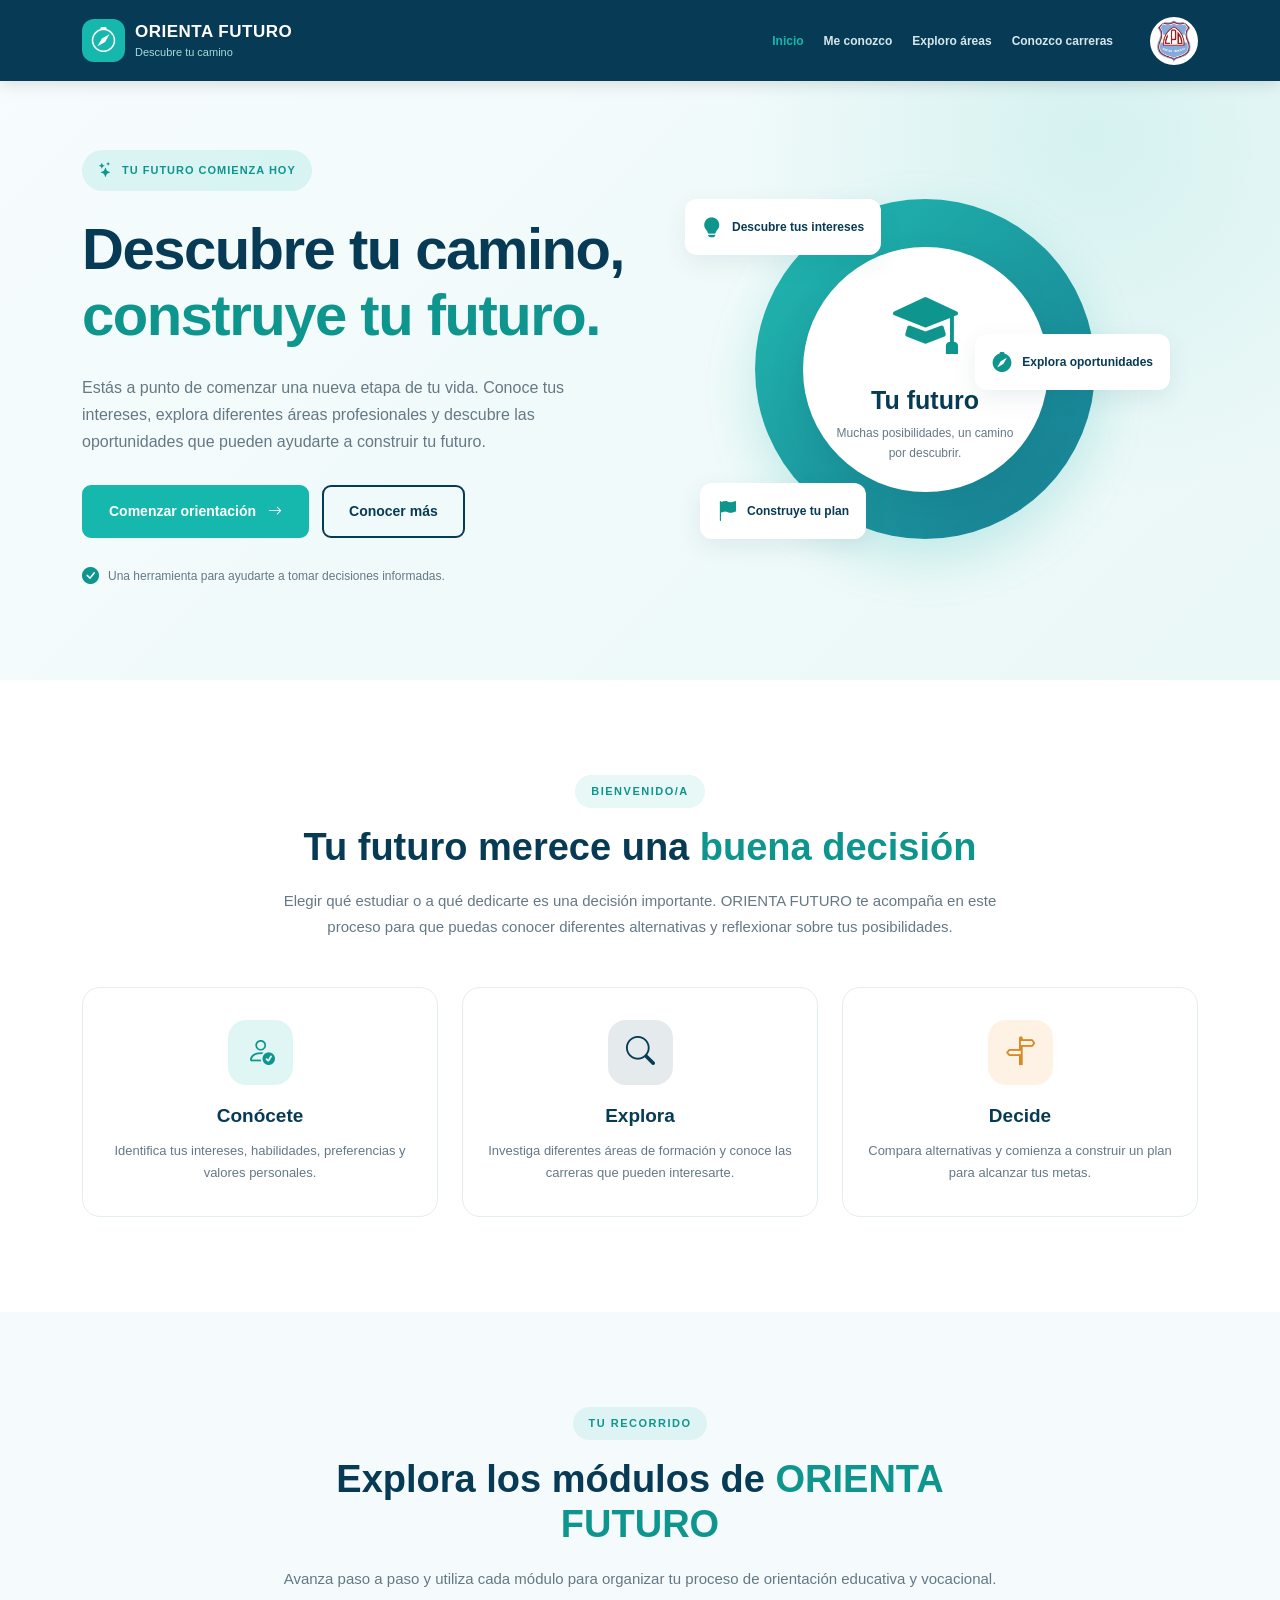
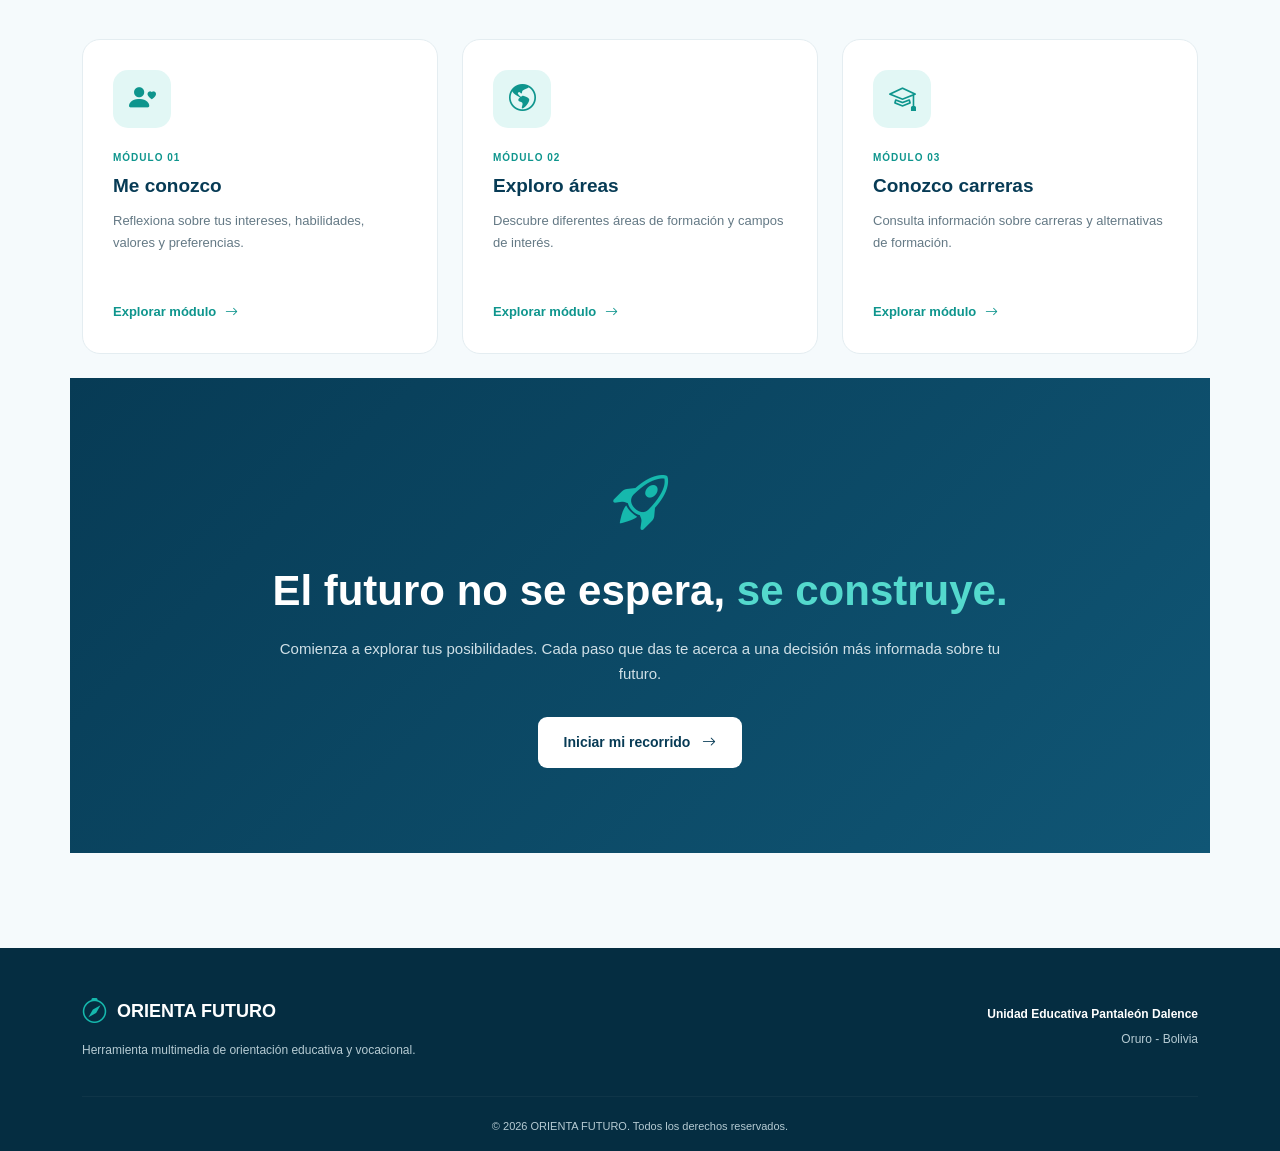
<file: index.html>
<!DOCTYPE html>
<html lang="es">
<head>
    <meta charset="UTF-8">
    <meta name="viewport" content="width=device-width, initial-scale=1.0">

    <title>ORIENTA FUTURO | Orientación Educativa y Vocacional</title>

    <meta name="description" content="ORIENTA FUTURO es un sitio web de orientación educativa y vocacional para estudiantes que están por concluir la secundaria.">

    <!-- Bootstrap 5 -->
    <link href="https://cdn.jsdelivr.net/npm/bootstrap@5.3.3/dist/css/bootstrap.min.css" rel="stylesheet">

    <!-- Bootstrap Icons -->
    <link href="https://cdn.jsdelivr.net/npm/bootstrap-icons@1.11.3/font/bootstrap-icons.min.css" rel="stylesheet">

    <!-- Estilos propios -->
    <link rel="stylesheet" href="estilos.css">
    <link rel="stylesheet" href="responsive.css">
</head>

<body>

    <!-- =========================
         BARRA DE NAVEGACIÓN
    ========================== -->
    <header>
        <nav class="navbar navbar-expand-lg navbar-dark fixed-top">
            <div class="container">

                <!-- LOGOTIPO Y NOMBRE -->
                <a class="navbar-brand d-flex align-items-center" href="index.html">
                    <div class="logo-icon">
                        <i class="bi bi-compass"></i>
                    </div>

                    <div class="brand-text">
                        <span class="brand-name">ORIENTA FUTURO</span>
                        <small>Descubre tu camino</small>
                    </div>
                </a>

                <!-- BOTÓN RESPONSIVE -->
                <button class="navbar-toggler" type="button"
                        data-bs-toggle="collapse"
                        data-bs-target="#menuPrincipal"
                        aria-controls="menuPrincipal"
                        aria-expanded="false"
                        aria-label="Abrir menú">

                    <span class="navbar-toggler-icon"></span>
                </button>

                <!-- OPCIONES DEL MENÚ -->
                <div class="collapse navbar-collapse" id="menuPrincipal">

                    <ul class="navbar-nav ms-auto align-items-lg-center">

                        <li class="nav-item">
                            <a class="nav-link active" href="index.html">
                                Inicio
                            </a>
                        </li>

                        <li class="nav-item">
                            <a class="nav-link" href="me-conozco.html">
                                Me conozco
                            </a>
                        </li>

                        <li class="nav-item">
                            <a class="nav-link" href="exploro-areas.html">
                                Exploro áreas
                            </a>
                        </li>
                         <li class="nav-item">
                        <a class="nav-link" href="conozco-carreras.html">Conozco carreras</a>
                    </li>

                    </ul>
<!-- LOGO DE LA UNIDAD EDUCATIVA -->
                        <li class="nav-item ms-lg-3 logo-institucional">
                            <img src="logo.png"
                                alt="Logo Unidad Educativa Pantaleón Dalence"
                                class="logo-unidad-educativa">
                        </li>
                </div>
            </div>
        </nav>
    </header>


    <!-- =========================
         SECCIÓN PRINCIPAL
    ========================== -->
    <main>

        <section class="hero-section">

            <div class="container">
                <div class="row align-items-center">

                    <!-- TEXTO PRINCIPAL -->
                    <div class="col-lg-6 hero-content">

                        <span class="hero-label">
                            <i class="bi bi-stars"></i>
                            TU FUTURO COMIENZA HOY
                        </span>

                        <h1>
                            Descubre tu camino,
                            <span>construye tu futuro.</span>
                        </h1>

                        <p class="hero-description">
                            Estás a punto de comenzar una nueva etapa de tu vida.
                            Conoce tus intereses, explora diferentes áreas
                            profesionales y descubre las oportunidades que
                            pueden ayudarte a construir tu futuro.
                        </p>

                        <div class="hero-buttons">

                            <a href="me-conozco.html" class="btn btn-primary-custom">
                                Comenzar orientación
                                <i class="bi bi-arrow-right"></i>
                            </a>

                            <a href="#como-funciona" class="btn btn-outline-custom">
                                Conocer más
                            </a>

                        </div>

                        <div class="hero-note">
                            <i class="bi bi-check-circle-fill"></i>
                            Una herramienta para ayudarte a tomar decisiones
                            informadas.
                        </div>

                    </div>


                    <!-- ILUSTRACIÓN PRINCIPAL -->
                    <div class="col-lg-6 hero-image">

                        <div class="hero-illustration">

                            <div class="illustration-circle"></div>

                            <div class="illustration-content">
                                <i class="bi bi-mortarboard-fill"></i>

                                <h3>Tu futuro</h3>

                                <p>Muchas posibilidades, un camino por descubrir.</p>
                            </div>

                            <div class="floating-card card-one">
                                <i class="bi bi-lightbulb-fill"></i>
                                <span>Descubre tus intereses</span>
                            </div>

                            <div class="floating-card card-two">
                                <i class="bi bi-compass-fill"></i>
                                <span>Explora oportunidades</span>
                            </div>

                            <div class="floating-card card-three">
                                <i class="bi bi-flag-fill"></i>
                                <span>Construye tu plan</span>
                            </div>

                        </div>

                    </div>

                </div>
            </div>

        </section>


        <!-- =========================
             SECCIÓN: BIENVENIDA
        ========================== -->
        <section class="welcome-section" id="como-funciona">

            <div class="container">

                <div class="section-heading text-center">

                    <span class="section-label">BIENVENIDO/A</span>

                    <h2>
                        Tu futuro merece una
                        <span>buena decisión</span>
                    </h2>

                    <p>
                        Elegir qué estudiar o a qué dedicarte es una decisión
                        importante. ORIENTA FUTURO te acompaña en este proceso
                        para que puedas conocer diferentes alternativas y
                        reflexionar sobre tus posibilidades.
                    </p>

                </div>


                <div class="row g-4 mt-4">

                    <div class="col-md-4">
                        <div class="welcome-card">

                            <div class="welcome-icon icon-turquoise">
                                <i class="bi bi-person-check"></i>
                            </div>

                            <h4>Conócete</h4>

                            <p>
                                Identifica tus intereses, habilidades,
                                preferencias y valores personales.
                            </p>

                        </div>
                    </div>


                    <div class="col-md-4">
                        <div class="welcome-card">

                            <div class="welcome-icon icon-blue">
                                <i class="bi bi-search"></i>
                            </div>

                            <h4>Explora</h4>

                            <p>
                                Investiga diferentes áreas de formación
                                y conoce las carreras que pueden interesarte.
                            </p>

                        </div>
                    </div>


                    <div class="col-md-4">
                        <div class="welcome-card">

                            <div class="welcome-icon icon-orange">
                                <i class="bi bi-signpost-split"></i>
                            </div>

                            <h4>Decide</h4>

                            <p>
                                Compara alternativas y comienza a construir
                                un plan para alcanzar tus metas.
                            </p>

                        </div>
                    </div>

                </div>

            </div>

        </section>


        <!-- =========================
             SECCIÓN: MÓDULOS
        ========================== -->
        <section class="modules-section" id="herramientas">

            <div class="container">

                <div class="section-heading text-center">

                    <span class="section-label">TU RECORRIDO</span>

                    <h2>
                        Explora los módulos de
                        <span>ORIENTA FUTURO</span>
                    </h2>

                    <p>
                        Avanza paso a paso y utiliza cada módulo para
                        organizar tu proceso de orientación educativa
                        y vocacional.
                    </p>

                </div>


                <div class="row g-4 mt-4">

                    <!-- MÓDULO 1 -->
                    <div class="col-md-6 col-lg-4">
                        <div class="module-card">

                            <div class="module-icon">
                                <i class="bi bi-person-heart"></i>
                            </div>

                            <span class="module-number">MÓDULO 01</span>

                            <h4>Me conozco</h4>

                            <p>
                                Reflexiona sobre tus intereses,
                                habilidades, valores y preferencias.
                            </p>

                            <a href="me-conozco.html">
                                Explorar módulo
                                <i class="bi bi-arrow-right"></i>
                            </a>

                        </div>
                    </div>


                    <!-- MÓDULO 2 -->
                    <div class="col-md-6 col-lg-4">
                        <div class="module-card">

                            <div class="module-icon">
                                <i class="bi bi-globe-americas"></i>
                            </div>

                            <span class="module-number">MÓDULO 02</span>

                            <h4>Exploro áreas</h4>

                            <p>
                                Descubre diferentes áreas de formación
                                y campos de interés.
                            </p>

                            <a href="exploro-areas.html">
                                Explorar módulo
                                <i class="bi bi-arrow-right"></i>
                            </a>

                        </div>
                    </div>


                    <!-- MÓDULO 3 -->
                    <div class="col-md-6 col-lg-4">
                        <div class="module-card">

                            <div class="module-icon">
                                <i class="bi bi-mortarboard"></i>
                            </div>

                            <span class="module-number">MÓDULO 03</span>

                            <h4>Conozco carreras</h4>

                            <p>
                                Consulta información sobre carreras
                                y alternativas de formación.
                            </p>

                            <a href="conozco-carreras.html">
                                Explorar módulo
                                <i class="bi bi-arrow-right"></i>
                            </a>

                        </div>
                    </div>


                    


        <!-- =========================
             SECCIÓN: MENSAJE FINAL
        ========================== -->
        <section class="final-section">

            <div class="container">

                <div class="final-content text-center">

                    <i class="bi bi-rocket-takeoff"></i>

                    <h2>
                        El futuro no se espera,
                        <span>se construye.</span>
                    </h2>

                    <p>
                        Comienza a explorar tus posibilidades.
                        Cada paso que das te acerca a una decisión
                        más informada sobre tu futuro.
                    </p>

                    <a href="me-conozco.html" class="btn btn-light-custom">
                        Iniciar mi recorrido
                        <i class="bi bi-arrow-right"></i>
                    </a>

                </div>

            </div>

        </section>

    </main>


    <!-- =========================
         PIE DE PÁGINA
    ========================== -->
    <footer class="footer">

        <div class="container">

            <div class="row align-items-center">

                <div class="col-md-6">

                    <div class="footer-brand">
                        <i class="bi bi-compass"></i>
                        ORIENTA FUTURO
                    </div>

                    <p>
                        Herramienta multimedia de orientación
                        educativa y vocacional.
                    </p>

                </div>


                <div class="col-md-6 text-md-end">

                    <p class="footer-institution">
                        Unidad Educativa Pantaleón Dalence
                    </p>

                    <p class="footer-location">
                        Oruro - Bolivia
                    </p>

                </div>

            </div>

            <hr>

            <div class="footer-bottom text-center">
                <p>
                    © <span id="anioActual"></span> ORIENTA FUTURO.
                    Todos los derechos reservados.
                </p>
            </div>

        </div>

    </footer>


    <!-- Bootstrap JavaScript -->
    <script src="https://cdn.jsdelivr.net/npm/bootstrap@5.3.3/dist/js/bootstrap.bundle.min.js"></script>

    <!-- JavaScript propio -->
    <script src="principal.js"></script>

</body>
</html>
</file>
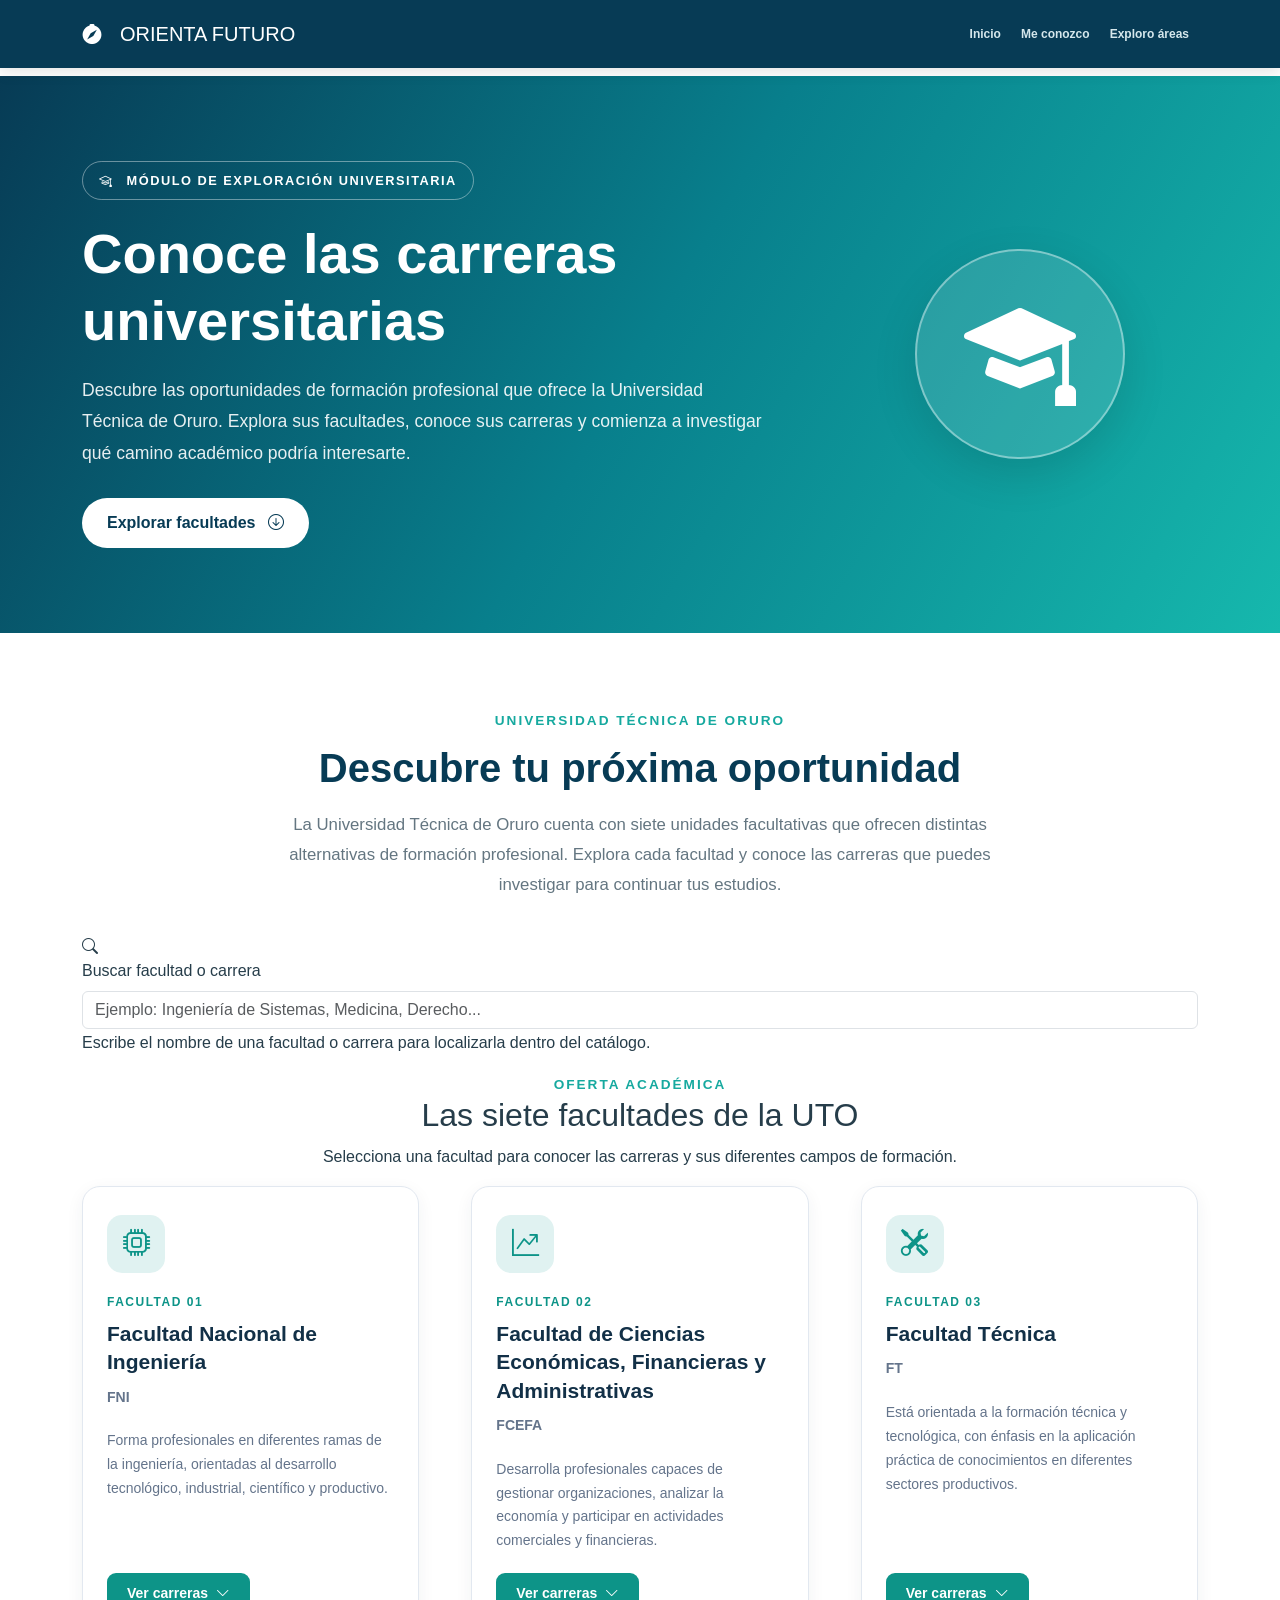
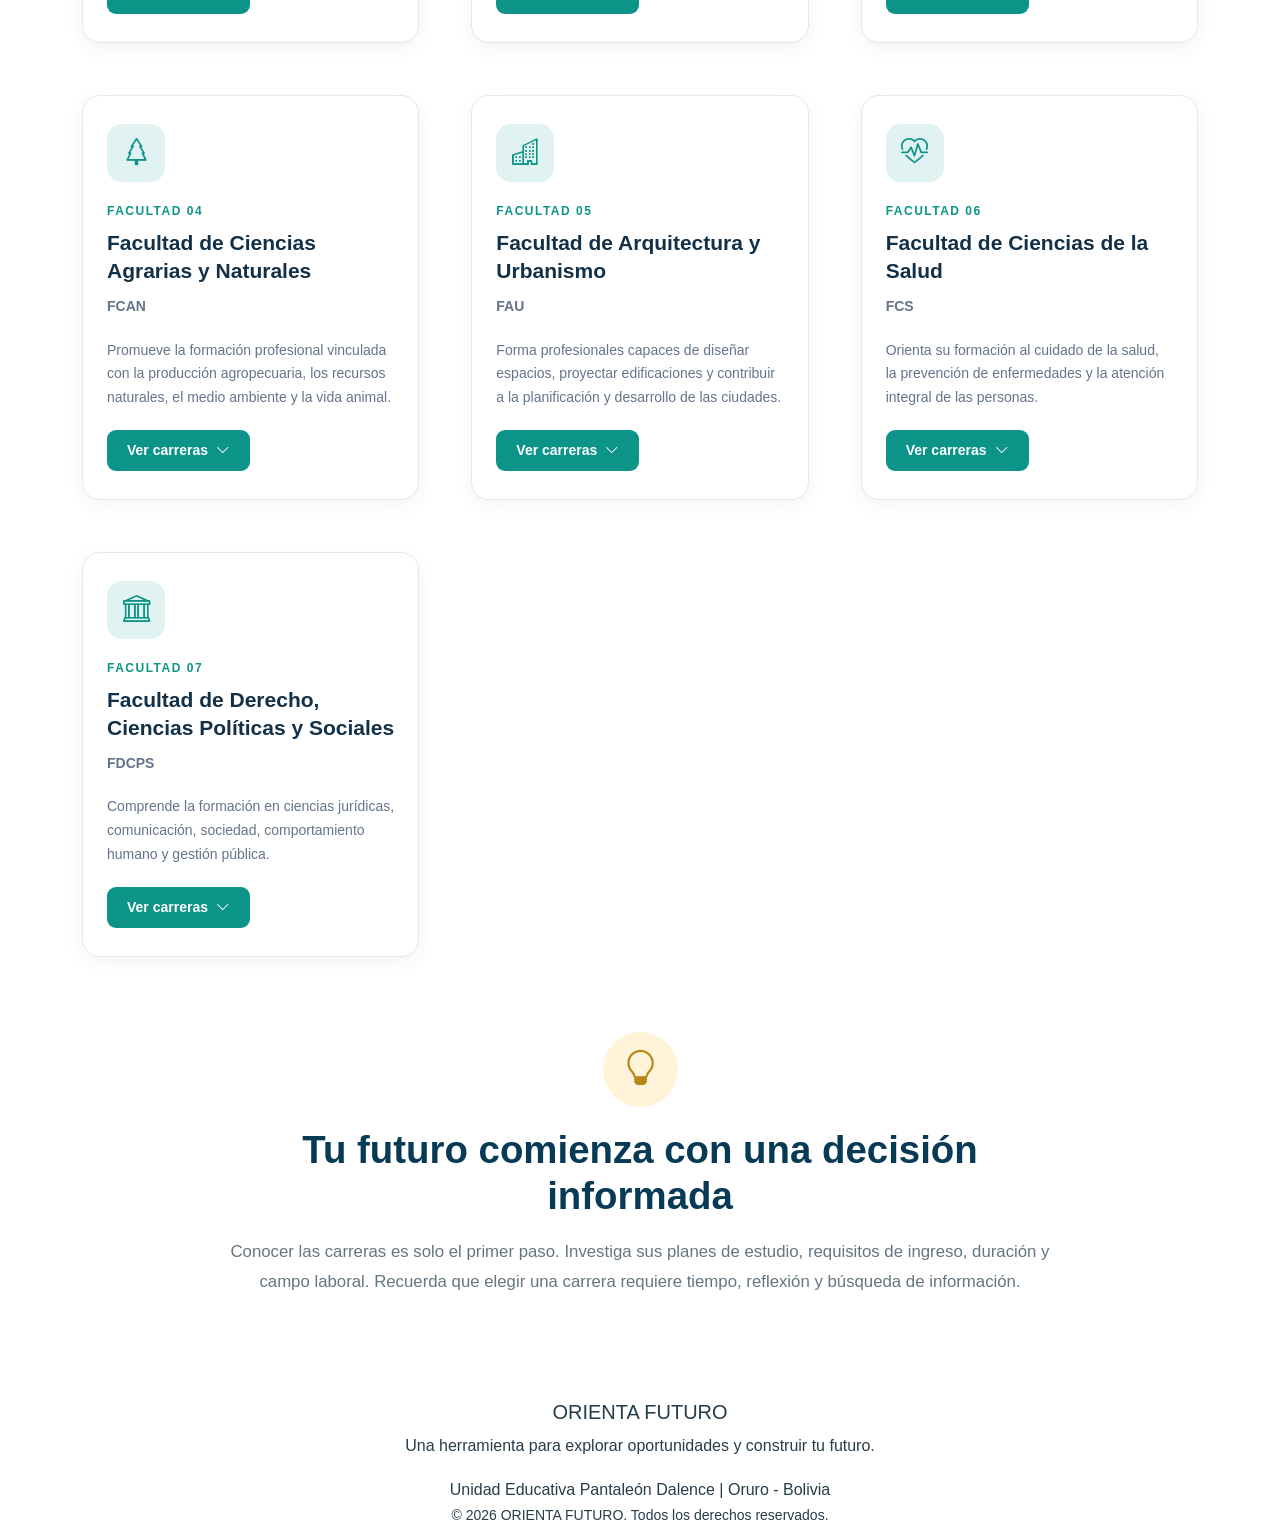
<file: conozco-carreras.html>
<!DOCTYPE html>
<html lang="es">
<head>
    <meta charset="UTF-8">
    <meta name="viewport" content="width=device-width, initial-scale=1.0">

    <meta name="description" content="Conoce las carreras universitarias de las siete facultades de la Universidad Técnica de Oruro.">

    <title>Conozco carreras | ORIENTA FUTURO</title>

    <!-- Bootstrap 5 -->
    <link href="https://cdn.jsdelivr.net/npm/bootstrap@5.3.3/dist/css/bootstrap.min.css" rel="stylesheet">

    <!-- Bootstrap Icons -->
    <link rel="stylesheet" href="https://cdn.jsdelivr.net/npm/bootstrap-icons@1.11.3/font/bootstrap-icons.min.css">

    <!-- Estilos del proyecto -->
    <link rel="stylesheet" href="estilos.css">
    <link rel="stylesheet" href="responsive.css">
    <link rel="stylesheet" href="modulos.css">

</head>

<body>

    <!-- =====================================
         NAVEGACIÓN PRINCIPAL
    ====================================== -->

    <nav class="navbar navbar-expand-lg navbar-dark fixed-top navbar-principal">

        <div class="container">

            <a class="navbar-brand d-flex align-items-center" href="index.html">
                <i class="bi bi-compass-fill me-2"></i>
                <span>ORIENTA FUTURO</span>
            </a>

            <button class="navbar-toggler" type="button"
                data-bs-toggle="collapse"
                data-bs-target="#menuPrincipal"
                aria-controls="menuPrincipal"
                aria-expanded="false"
                aria-label="Abrir menú">

                <span class="navbar-toggler-icon"></span>

            </button>

            <div class="collapse navbar-collapse" id="menuPrincipal">

                <ul class="navbar-nav ms-auto">

                    <li class="nav-item">
                        <a class="nav-link" href="index.html">Inicio</a>
                    </li>

                    <li class="nav-item">
                        <a class="nav-link" href="me-conozco.html">Me conozco</a>
                    </li>

                    <li class="nav-item">
                        <a class="nav-link" href="exploro-areas.html">Exploro áreas</a>
                    </li>

                </ul>

            </div>

        </div>

    </nav>


    <!-- =====================================
         ENCABEZADO DEL MÓDULO
    ====================================== -->

    <header class="modulo-hero">

        <div class="container">

            <div class="row align-items-center">

                <div class="col-lg-8">

                    <span class="modulo-etiqueta">
                        <i class="bi bi-mortarboard me-2"></i>
                        MÓDULO DE EXPLORACIÓN UNIVERSITARIA
                    </span>

                    <h1>Conoce las carreras universitarias</h1>

                    <p>
                        Descubre las oportunidades de formación profesional
                        que ofrece la Universidad Técnica de Oruro.
                        Explora sus facultades, conoce sus carreras y comienza
                        a investigar qué camino académico podría interesarte.
                    </p>

                    <a href="#facultades" class="btn btn-modulo-principal">
                        Explorar facultades
                        <i class="bi bi-arrow-down-circle ms-2"></i>
                    </a>

                </div>

                <div class="col-lg-4 text-center mt-4 mt-lg-0">

                    <div class="modulo-icono-principal">
                        <i class="bi bi-mortarboard-fill"></i>
                    </div>

                </div>

            </div>

        </div>

    </header>


    <!-- =====================================
         INTRODUCCIÓN
    ====================================== -->

    <section class="seccion-introduccion">

        <div class="container text-center">

            <span class="subtitulo-seccion">
                UNIVERSIDAD TÉCNICA DE ORURO
            </span>

            <h2>Descubre tu próxima oportunidad</h2>

            <p class="texto-introduccion">

                La Universidad Técnica de Oruro cuenta con siete unidades
                facultativas que ofrecen distintas alternativas de formación
                profesional. Explora cada facultad y conoce las carreras
                que puedes investigar para continuar tus estudios.

            </p>

        </div>

    </section>


    <!-- =====================================
         BUSCADOR
    ====================================== -->

    <section class="seccion-buscador">

        <div class="container">

            <div class="buscador-contenedor">

                <div class="buscador-icono">
                    <i class="bi bi-search"></i>
                </div>

                <div class="flex-grow-1">

                    <label for="buscarFacultad" class="form-label">
                        Buscar facultad o carrera
                    </label>

                    <input
                        type="search"
                        class="form-control"
                        id="buscarFacultad"
                        placeholder="Ejemplo: Ingeniería de Sistemas, Medicina, Derecho..."
                        aria-label="Buscar facultad o carrera">

                </div>

            </div>

            <p class="buscador-ayuda">
                Escribe el nombre de una facultad o carrera para localizarla
                dentro del catálogo.
            </p>

        </div>

    </section>


    <!-- =====================================
         FACULTADES DE LA UTO
    ====================================== -->

    <section class="seccion-facultades" id="facultades">

        <div class="container">

            <div class="encabezado-facultades text-center">

                <span class="subtitulo-seccion">
                    OFERTA ACADÉMICA
                </span>

                <h2>Las siete facultades de la UTO</h2>

                <p>
                    Selecciona una facultad para conocer las carreras
                    y sus diferentes campos de formación.
                </p>

            </div>
            
            <!-- RESULTADOS DEL ÁREA SELECCIONADA -->
            <div id="resultadoArea" class="resultado-area d-none"></div>

            <div class="row g-4" id="listaFacultades">


                <!-- =====================================
                     1. FACULTAD NACIONAL DE INGENIERÍA
                ====================================== -->

                <div class="col-md-6 col-lg-4 facultad-item">

                    <article class="facultad-card">

                        <div class="facultad-icono icono-ingenieria">
                            <i class="bi bi-cpu"></i>
                        </div>

                        <span class="facultad-numero">FACULTAD 01</span>

                        <h3>Facultad Nacional de Ingeniería</h3>

                        <p class="facultad-sigla">FNI</p>

                        <p>
                            Forma profesionales en diferentes ramas de la
                            ingeniería, orientadas al desarrollo tecnológico,
                            industrial, científico y productivo.
                        </p>

                        <button class="btn-facultad"
                            type="button"
                            data-bs-toggle="collapse"
                            data-bs-target="#carrerasFNI"
                            aria-expanded="false"
                            aria-controls="carrerasFNI">

                            Ver carreras
                            <i class="bi bi-chevron-down"></i>

                        </button>

                        <div class="collapse carreras-detalle" id="carrerasFNI">

                            <h4>Oferta académica</h4>

                            <ul>
                                <li>Ingeniería de Minas</li>
                                <li>Ingeniería Civil</li>
                                <li>Ingeniería Metalúrgica</li>
                                <li>Ingeniería Mecánica</li>
                                <li>Ingeniería Eléctrica</li>
                                <li>Ingeniería Química</li>
                                <li>Ingeniería Geológica</li>
                                <li>Ingeniería de Sistemas e Informática</li>
                                <li>Ingeniería Industrial</li>
                            </ul>

                            <a href="https://www.uto.edu.bo/facultad-nacional-de-ingenieria/"
                                target="_blank" rel="noopener noreferrer">
                                Visitar facultad oficial
                                <i class="bi bi-box-arrow-up-right"></i>
                            </a>

                        </div>

                    </article>

                </div>


                <!-- =====================================
                     2. CIENCIAS ECONÓMICAS
                ====================================== -->

                <div class="col-md-6 col-lg-4 facultad-item">

                    <article class="facultad-card">

                        <div class="facultad-icono icono-economia">
                            <i class="bi bi-graph-up-arrow"></i>
                        </div>

                        <span class="facultad-numero">FACULTAD 02</span>

                        <h3>Facultad de Ciencias Económicas, Financieras y Administrativas</h3>

                        <p class="facultad-sigla">FCEFA</p>

                        <p>
                            Desarrolla profesionales capaces de gestionar
                            organizaciones, analizar la economía y participar
                            en actividades comerciales y financieras.
                        </p>

                        <button class="btn-facultad"
                            type="button"
                            data-bs-toggle="collapse"
                            data-bs-target="#carrerasFCEFA"
                            aria-expanded="false"
                            aria-controls="carrerasFCEFA">

                            Ver carreras
                            <i class="bi bi-chevron-down"></i>

                        </button>

                        <div class="collapse carreras-detalle" id="carrerasFCEFA">

                            <h4>Oferta académica</h4>

                            <ul>
                                <li>Economía</li>
                                <li>Contaduría Pública</li>
                                <li>Administración de Empresas</li>
                                <li>Ingeniería Comercial</li>
                                <li>Administración Financiera</li>
                                <li>Marketing y Publicidad</li>
                            </ul>

                            <a href="https://www.uto.edu.bo/"
                                target="_blank" rel="noopener noreferrer">
                                Visitar portal oficial de la UTO
                                <i class="bi bi-box-arrow-up-right"></i>
                            </a>

                        </div>

                    </article>

                </div>


                <!-- =====================================
                     3. FACULTAD TÉCNICA
                ====================================== -->

                <div class="col-md-6 col-lg-4 facultad-item">

                    <article class="facultad-card">

                        <div class="facultad-icono icono-tecnica">
                            <i class="bi bi-tools"></i>
                        </div>

                        <span class="facultad-numero">FACULTAD 03</span>

                        <h3>Facultad Técnica</h3>

                        <p class="facultad-sigla">FT</p>

                        <p>
                            Está orientada a la formación técnica y tecnológica,
                            con énfasis en la aplicación práctica de conocimientos
                            en diferentes sectores productivos.
                        </p>

                        <button class="btn-facultad"
                            type="button"
                            data-bs-toggle="collapse"
                            data-bs-target="#carrerasFT"
                            aria-expanded="false"
                            aria-controls="carrerasFT">

                            Ver carreras
                            <i class="bi bi-chevron-down"></i>

                        </button>

                        <div class="collapse carreras-detalle" id="carrerasFT">

                            <h4>Oferta académica</h4>

                            <ul>
                                <li>Construcciones Civiles</li>
                                <li>Electricidad Industrial</li>
                                <li>Mantenimiento de Equipo Pesado</li>
                                <li>Maquinaria Agrícola Industrial</li>
                                <li>Mecánica Automotriz</li>
                                <li>Mecánica Industrial</li>
                                <li>Química Industrial</li>
                            </ul>

                            <a href="https://www.uto.edu.bo/facultad-tecnica/"
                                target="_blank" rel="noopener noreferrer">
                                Visitar facultad oficial
                                <i class="bi bi-box-arrow-up-right"></i>
                            </a>

                        </div>

                    </article>

                </div>


                <!-- =====================================
                     4. CIENCIAS AGRARIAS Y NATURALES
                ====================================== -->

                <div class="col-md-6 col-lg-4 facultad-item">

                    <article class="facultad-card">

                        <div class="facultad-icono icono-agrarias">
                            <i class="bi bi-tree"></i>
                        </div>

                        <span class="facultad-numero">FACULTAD 04</span>

                        <h3>Facultad de Ciencias Agrarias y Naturales</h3>

                        <p class="facultad-sigla">FCAN</p>

                        <p>
                            Promueve la formación profesional vinculada con
                            la producción agropecuaria, los recursos naturales,
                            el medio ambiente y la vida animal.
                        </p>

                        <button class="btn-facultad"
                            type="button"
                            data-bs-toggle="collapse"
                            data-bs-target="#carrerasFCAN"
                            aria-expanded="false"
                            aria-controls="carrerasFCAN">

                            Ver carreras
                            <i class="bi bi-chevron-down"></i>

                        </button>

                        <div class="collapse carreras-detalle" id="carrerasFCAN">

                            <h4>Oferta académica</h4>

                            <ul>
                                <li>Ingeniería Agronómica</li>
                                <li>Ingeniería en Recursos Naturales y Medio Ambiente</li>
                                <li>Ingeniería Forestal</li>
                                <li>Medicina Veterinaria y Zootecnia</li>
                                <li>Ingeniería Zootécnica</li>
                                <li>Tecnologías Agroindustriales y Agronegocios</li>
                            </ul>

                            <a href="https://www.fcan.uto.edu.bo/"
                                target="_blank" rel="noopener noreferrer">
                                Visitar facultad oficial
                                <i class="bi bi-box-arrow-up-right"></i>
                            </a>

                        </div>

                    </article>

                </div>


                <!-- =====================================
                     5. ARQUITECTURA Y URBANISMO
                ====================================== -->

                <div class="col-md-6 col-lg-4 facultad-item">

                    <article class="facultad-card">

                        <div class="facultad-icono icono-arquitectura">
                            <i class="bi bi-buildings"></i>
                        </div>

                        <span class="facultad-numero">FACULTAD 05</span>

                        <h3>Facultad de Arquitectura y Urbanismo</h3>

                        <p class="facultad-sigla">FAU</p>

                        <p>
                            Forma profesionales capaces de diseñar espacios,
                            proyectar edificaciones y contribuir a la planificación
                            y desarrollo de las ciudades.
                        </p>

                        <button class="btn-facultad"
                            type="button"
                            data-bs-toggle="collapse"
                            data-bs-target="#carrerasFAU"
                            aria-expanded="false"
                            aria-controls="carrerasFAU">

                            Ver carreras
                            <i class="bi bi-chevron-down"></i>

                        </button>

                        <div class="collapse carreras-detalle" id="carrerasFAU">

                            <h4>Oferta académica</h4>

                            <ul>
                                <li>Arquitectura</li>
                            </ul>

                            <a href="https://www.uto.edu.bo/"
                                target="_blank" rel="noopener noreferrer">
                                Visitar portal oficial de la UTO
                                <i class="bi bi-box-arrow-up-right"></i>
                            </a>

                        </div>

                    </article>

                </div>


                <!-- =====================================
                     6. CIENCIAS DE LA SALUD
                ====================================== -->

                <div class="col-md-6 col-lg-4 facultad-item">

                    <article class="facultad-card">

                        <div class="facultad-icono icono-salud">
                            <i class="bi bi-heart-pulse"></i>
                        </div>

                        <span class="facultad-numero">FACULTAD 06</span>

                        <h3>Facultad de Ciencias de la Salud</h3>

                        <p class="facultad-sigla">FCS</p>

                        <p>
                            Orienta su formación al cuidado de la salud,
                            la prevención de enfermedades y la atención
                            integral de las personas.
                        </p>

                        <button class="btn-facultad"
                            type="button"
                            data-bs-toggle="collapse"
                            data-bs-target="#carrerasFCS"
                            aria-expanded="false"
                            aria-controls="carrerasFCS">

                            Ver carreras
                            <i class="bi bi-chevron-down"></i>

                        </button>

                        <div class="collapse carreras-detalle" id="carrerasFCS">

                            <h4>Oferta académica</h4>

                            <ul>
                                <li>Medicina General</li>
                                <li>Enfermería</li>
                                <li>Odontología</li>
                                <li>Nutrición y Dietética</li>
                                <li>Atención Temprana y Educación Infantil</li>
                            </ul>

                            <a href="https://www.uto.edu.bo/facultad-de-ciencias-de-la-salud/"
                                target="_blank" rel="noopener noreferrer">
                                Visitar facultad oficial
                                <i class="bi bi-box-arrow-up-right"></i>
                            </a>

                        </div>

                    </article>

                </div>


                <!-- =====================================
                     7. DERECHO Y CIENCIAS SOCIALES
                ====================================== -->

                <div class="col-md-6 col-lg-4 facultad-item">

                    <article class="facultad-card">

                        <div class="facultad-icono icono-derecho">
                            <i class="bi bi-bank"></i>
                        </div>

                        <span class="facultad-numero">FACULTAD 07</span>

                        <h3>Facultad de Derecho, Ciencias Políticas y Sociales</h3>

                        <p class="facultad-sigla">FDCPS</p>

                        <p>
                            Comprende la formación en ciencias jurídicas,
                            comunicación, sociedad, comportamiento humano
                            y gestión pública.
                        </p>

                        <button class="btn-facultad"
                            type="button"
                            data-bs-toggle="collapse"
                            data-bs-target="#carrerasFDCPS"
                            aria-expanded="false"
                            aria-controls="carrerasFDCPS">

                            Ver carreras
                            <i class="bi bi-chevron-down"></i>

                        </button>

                        <div class="collapse carreras-detalle" id="carrerasFDCPS">

                            <h4>Oferta académica</h4>

                            <ul>
                                <li>Derecho</li>
                                <li>Ciencias de la Comunicación Social</li>
                                <li>Antropología</li>
                                <li>Psicología</li>
                                <li>Trabajo Social</li>
                                <li>Ciencia Política y Gestión Pública</li>
                            </ul>

                            <a href="https://www.fdcps.uto.edu.bo/"
                                target="_blank" rel="noopener noreferrer">
                                Visitar facultad oficial
                                <i class="bi bi-box-arrow-up-right"></i>
                            </a>

                        </div>

                    </article>

                </div>


            </div>

            <!-- MENSAJE CUANDO NO HAY RESULTADOS -->

            <div id="sinResultados" class="sin-resultados d-none">

                <i class="bi bi-search"></i>

                <h3>No se encontraron resultados</h3>

                <p>
                    Intenta buscar con otro nombre de facultad o carrera.
                </p>

            </div>

        </div>

    </section>


    <!-- =====================================
         MENSAJE DE ORIENTACIÓN
    ====================================== -->

    <section class="seccion-reflexion">

        <div class="container">

            <div class="reflexion-contenido text-center">

                <div class="reflexion-icono">
                    <i class="bi bi-lightbulb"></i>
                </div>

                <h2>Tu futuro comienza con una decisión informada</h2>

                <p>
                    Conocer las carreras es solo el primer paso.
                    Investiga sus planes de estudio, requisitos de ingreso,
                    duración y campo laboral. Recuerda que elegir una carrera
                    requiere tiempo, reflexión y búsqueda de información.
                </p>

            </div>

        </div>

    </section>


    <!-- =====================================
         FOOTER
    ====================================== -->

    <footer class="footer-principal">

        <div class="container text-center">

            <h5>ORIENTA FUTURO</h5>

            <p>
                Una herramienta para explorar oportunidades
                y construir tu futuro.
            </p>

            <p class="mb-0">
                Unidad Educativa Pantaleón Dalence | Oruro - Bolivia
            </p>

            <small>
                © <span id="anioActual"></span>
                ORIENTA FUTURO. Todos los derechos reservados.
            </small>

        </div>

    </footer>


    <!-- =====================================
         SCRIPTS
    ====================================== -->

    <script src="https://cdn.jsdelivr.net/npm/bootstrap@5.3.3/dist/js/bootstrap.bundle.min.js"></script>

    <script src="principal.js"></script>

    <script src="carreras.js"></script>

</body>
</html>
</file>
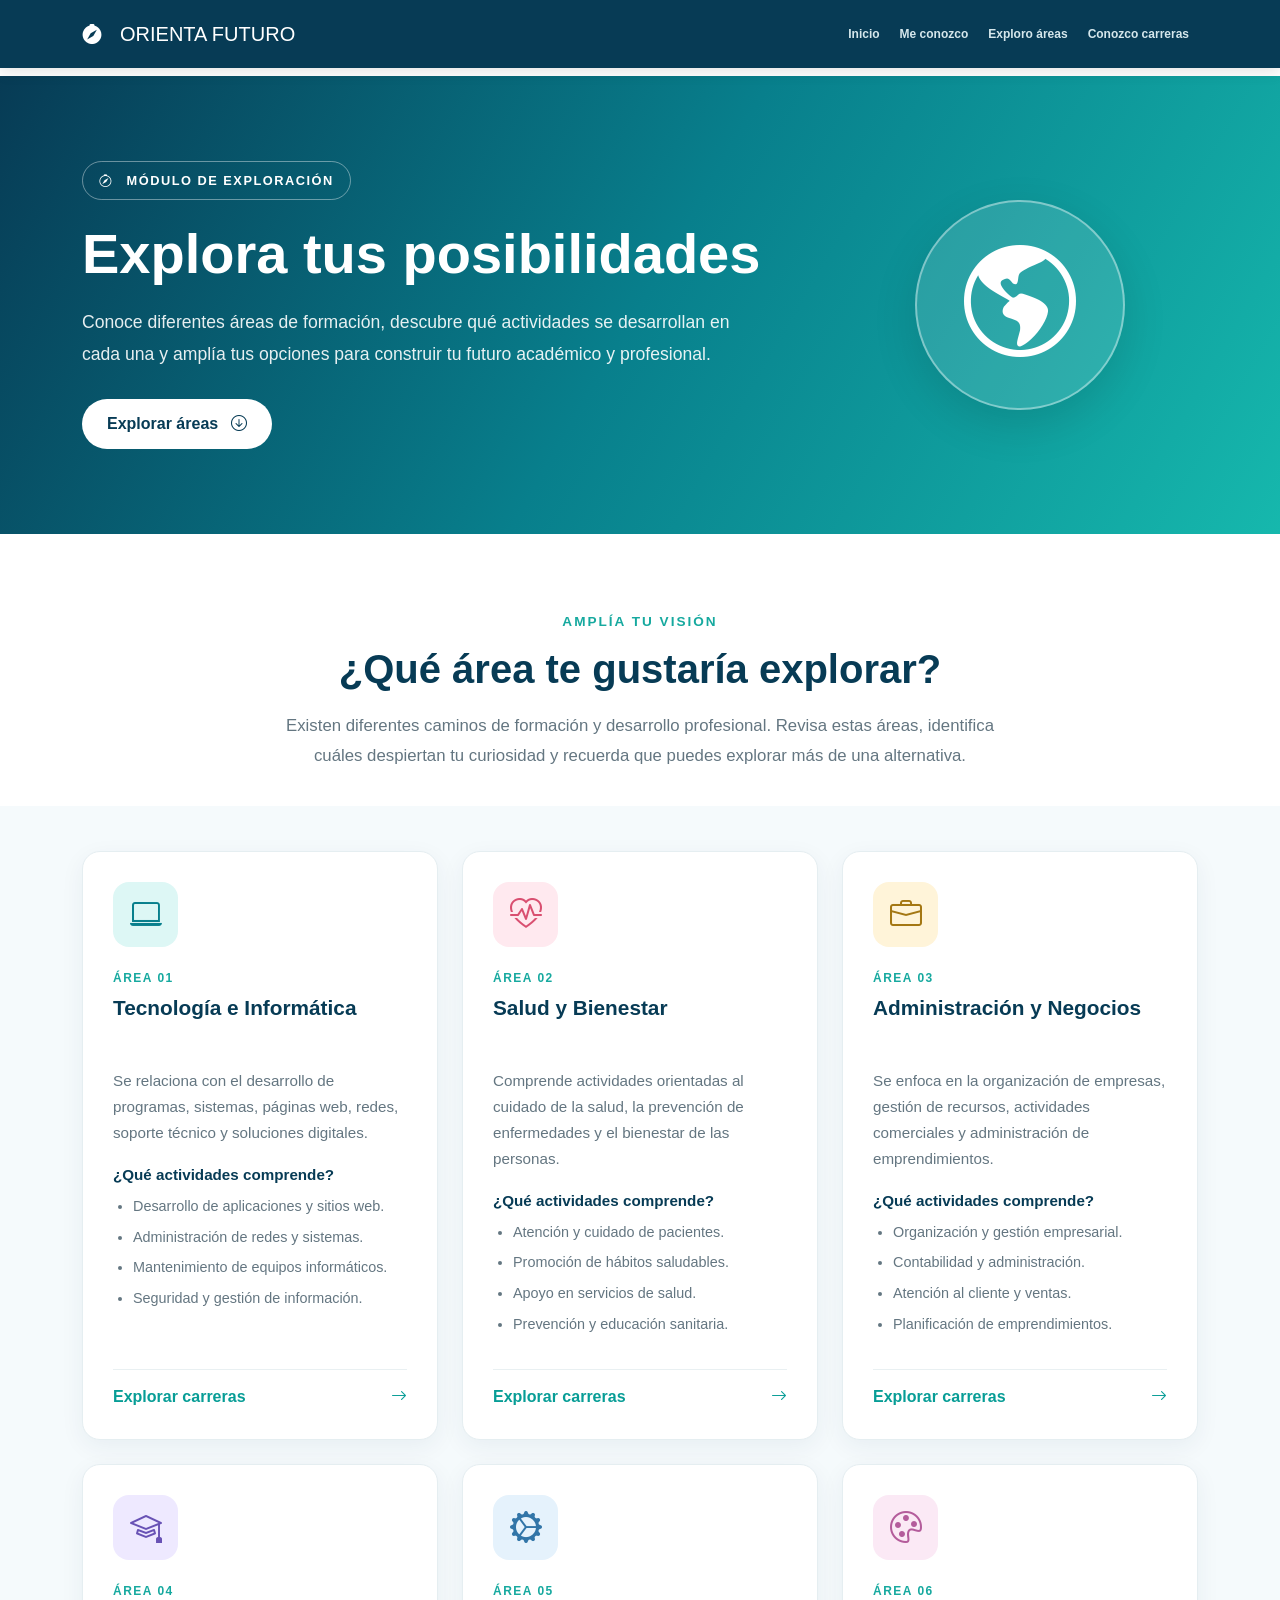
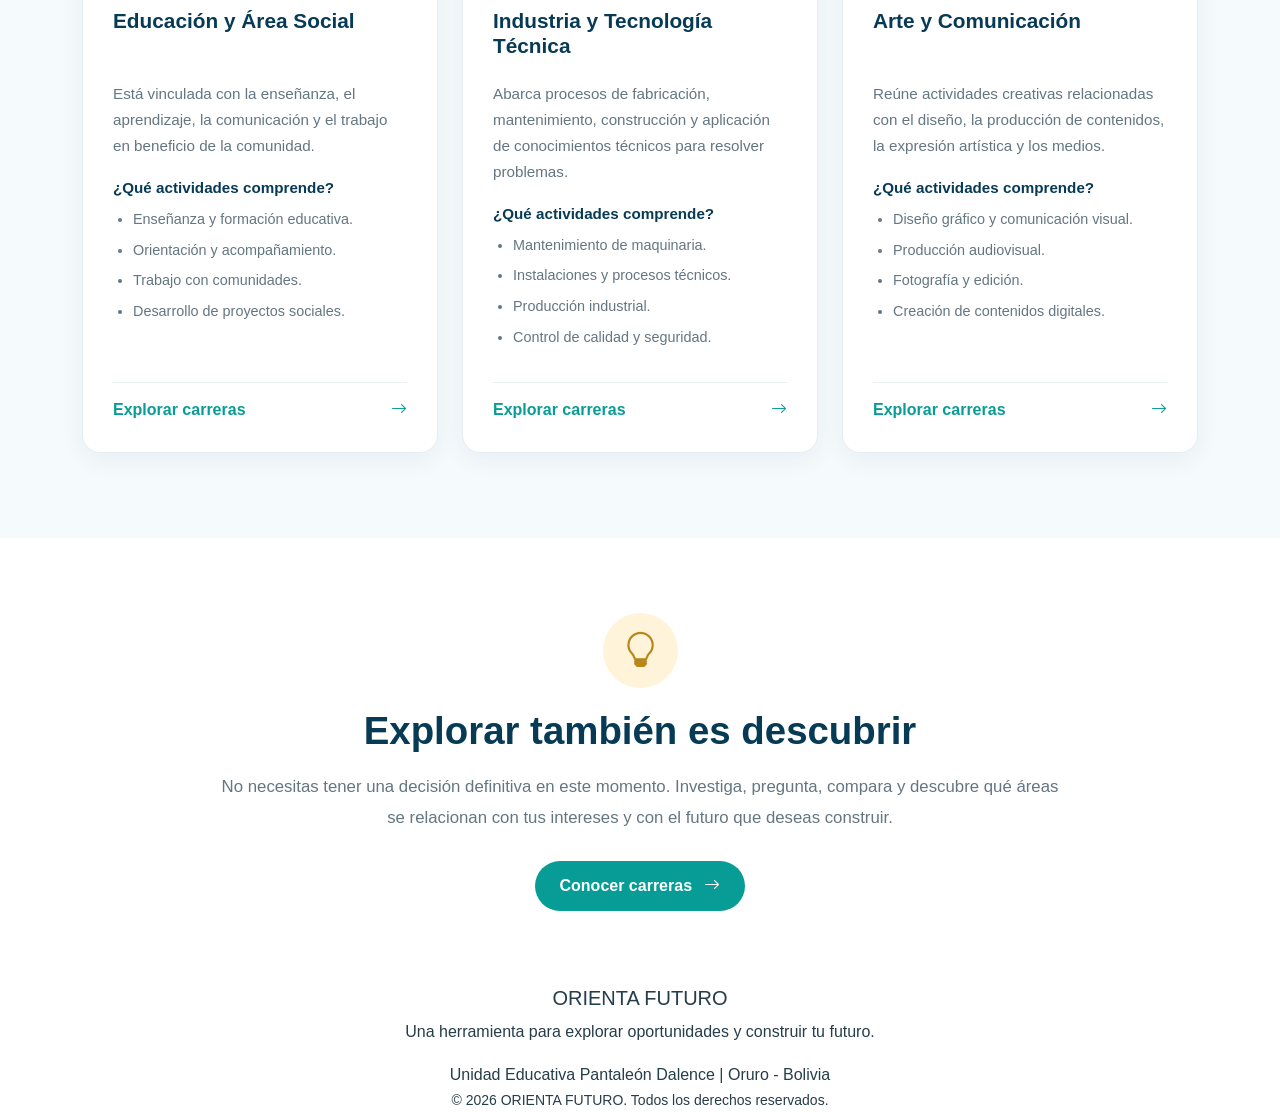
<file: exploro-areas.html>
<!DOCTYPE html>
<html lang="es">
<head>
    <meta charset="UTF-8">
    <meta name="viewport" content="width=device-width, initial-scale=1.0">
    <meta name="description" content="Explora diferentes áreas de formación y campos profesionales en ORIENTA FUTURO.">

    <title>Exploro áreas | ORIENTA FUTURO</title>

    <!-- Bootstrap -->
    <link href="https://cdn.jsdelivr.net/npm/bootstrap@5.3.3/dist/css/bootstrap.min.css" rel="stylesheet">

    <!-- Bootstrap Icons -->
    <link rel="stylesheet" href="https://cdn.jsdelivr.net/npm/bootstrap-icons@1.11.3/font/bootstrap-icons.min.css">

    <!-- Estilos del proyecto -->
    <link rel="stylesheet" href="estilos.css">
    <link rel="stylesheet" href="responsive.css">
    <link rel="stylesheet" href="modulos.css">
</head>

<body>

    <!-- NAVBAR -->
    <nav class="navbar navbar-expand-lg navbar-dark fixed-top navbar-principal">
        <div class="container">

            <a class="navbar-brand d-flex align-items-center" href="index.html">
                <i class="bi bi-compass-fill me-2"></i>
                <span>ORIENTA FUTURO</span>
            </a>

            <button class="navbar-toggler" type="button"
                    data-bs-toggle="collapse"
                    data-bs-target="#menuPrincipal"
                    aria-controls="menuPrincipal"
                    aria-expanded="false"
                    aria-label="Abrir menú">
                <span class="navbar-toggler-icon"></span>
            </button>

            <div class="collapse navbar-collapse" id="menuPrincipal">
                <ul class="navbar-nav ms-auto">

                    <li class="nav-item">
                        <a class="nav-link" href="index.html">Inicio</a>
                    </li>

                    <li class="nav-item">
                        <a class="nav-link" href="me-conozco.html">Me conozco</a>
                    </li>

                    <li class="nav-item">
                        <a class="nav-link active" aria-current="page" href="exploro-areas.html">Exploro áreas</a>
                    </li>

                    <li class="nav-item">
                        <a class="nav-link" href="conozco-carreras.html">Conozco carreras</a>
                    </li>

                </ul>
            </div>
        </div>
    </nav>


    <!-- ENCABEZADO DEL MÓDULO -->
    <header class="modulo-hero">
        <div class="container">
            <div class="row align-items-center">

                <div class="col-lg-8">
                    <span class="modulo-etiqueta">
                        <i class="bi bi-compass me-2"></i>
                        MÓDULO DE EXPLORACIÓN
                    </span>

                    <h1>Explora tus posibilidades</h1>

                    <p>
                        Conoce diferentes áreas de formación, descubre qué actividades
                        se desarrollan en cada una y amplía tus opciones para construir
                        tu futuro académico y profesional.
                    </p>

                    <a href="#areas" class="btn btn-modulo-principal">
                        Explorar áreas
                        <i class="bi bi-arrow-down-circle ms-2"></i>
                    </a>
                </div>

                <div class="col-lg-4 text-center mt-4 mt-lg-0">
                    <div class="modulo-icono-principal">
                        <i class="bi bi-globe-americas"></i>
                    </div>
                </div>

            </div>
        </div>
    </header>


    <!-- INTRODUCCIÓN -->
    <section class="seccion-introduccion">
        <div class="container text-center">

            <span class="subtitulo-seccion">AMPLÍA TU VISIÓN</span>

            <h2>¿Qué área te gustaría explorar?</h2>

            <p class="texto-introduccion">
                Existen diferentes caminos de formación y desarrollo profesional.
                Revisa estas áreas, identifica cuáles despiertan tu curiosidad
                y recuerda que puedes explorar más de una alternativa.
            </p>

        </div>
    </section>


    <!-- TARJETAS DE ÁREAS -->
    <section class="seccion-areas" id="areas">
        <div class="container">

            <div class="row g-4">

                <!-- TECNOLOGÍA -->
                <div class="col-md-6 col-lg-4">
                    <article class="area-card">
                        <div class="area-icono area-tecnologia">
                            <i class="bi bi-laptop"></i>
                        </div>

                        <span class="area-numero">ÁREA 01</span>

                        <h3>Tecnología e Informática</h3>

                        <p>
                            Se relaciona con el desarrollo de programas, sistemas,
                            páginas web, redes, soporte técnico y soluciones digitales.
                        </p>

                        <h4>¿Qué actividades comprende?</h4>

                        <ul>
                            <li>Desarrollo de aplicaciones y sitios web.</li>
                            <li>Administración de redes y sistemas.</li>
                            <li>Mantenimiento de equipos informáticos.</li>
                            <li>Seguridad y gestión de información.</li>
                        </ul>

                        <a href="conozco-carreras.html?area=tecnologia" class="area-enlace">
                            Explorar carreras
                            <i class="bi bi-arrow-right"></i>
                        </a>
                    </article>
                </div>


                <!-- SALUD -->
                <div class="col-md-6 col-lg-4">
                    <article class="area-card">
                        <div class="area-icono area-salud">
                            <i class="bi bi-heart-pulse"></i>
                        </div>

                        <span class="area-numero">ÁREA 02</span>

                        <h3>Salud y Bienestar</h3>

                        <p>
                            Comprende actividades orientadas al cuidado de la salud,
                            la prevención de enfermedades y el bienestar de las personas.
                        </p>

                        <h4>¿Qué actividades comprende?</h4>

                        <ul>
                            <li>Atención y cuidado de pacientes.</li>
                            <li>Promoción de hábitos saludables.</li>
                            <li>Apoyo en servicios de salud.</li>
                            <li>Prevención y educación sanitaria.</li>
                        </ul>

                        
                        <a href="conozco-carreras.html?area=salud" class="area-enlace">
                            Explorar carreras
                            <i class="bi bi-arrow-right"></i>
                        </a>

                    </article>
                </div>


                <!-- ADMINISTRACIÓN -->
                <div class="col-md-6 col-lg-4">
                    <article class="area-card">
                        <div class="area-icono area-administracion">
                            <i class="bi bi-briefcase"></i>
                        </div>

                        <span class="area-numero">ÁREA 03</span>

                        <h3>Administración y Negocios</h3>

                        <p>
                            Se enfoca en la organización de empresas, gestión de recursos,
                            actividades comerciales y administración de emprendimientos.
                        </p>

                        <h4>¿Qué actividades comprende?</h4>

                        <ul>
                            <li>Organización y gestión empresarial.</li>
                            <li>Contabilidad y administración.</li>
                            <li>Atención al cliente y ventas.</li>
                            <li>Planificación de emprendimientos.</li>
                        </ul>

                        <a href="conozco-carreras.html?area=administracion"
                            class="area-enlace">
                            Explorar carreras
                            <i class="bi bi-arrow-right"></i>
                        </a>
                    </article>
                </div>


                <!-- EDUCACIÓN Y SOCIAL -->
                <div class="col-md-6 col-lg-4">
                    <article class="area-card">
                        <div class="area-icono area-educacion">
                            <i class="bi bi-mortarboard"></i>
                        </div>

                        <span class="area-numero">ÁREA 04</span>

                        <h3>Educación y Área Social</h3>

                        <p>
                            Está vinculada con la enseñanza, el aprendizaje,
                            la comunicación y el trabajo en beneficio de la comunidad.
                        </p>

                        <h4>¿Qué actividades comprende?</h4>

                        <ul>
                            <li>Enseñanza y formación educativa.</li>
                            <li>Orientación y acompañamiento.</li>
                            <li>Trabajo con comunidades.</li>
                            <li>Desarrollo de proyectos sociales.</li>
                        </ul>

                        <a href="conozco-carreras.html?area=educacion"
                            class="area-enlace">
                            Explorar carreras
                            <i class="bi bi-arrow-right"></i>
                        </a>
                                                    

                    </article>
                </div>


                <!-- INDUSTRIA -->
                <div class="col-md-6 col-lg-4">
                    <article class="area-card">
                        <div class="area-icono area-industria">
                            <i class="bi bi-gear-wide-connected"></i>
                        </div>

                        <span class="area-numero">ÁREA 05</span>

                        <h3>Industria y Tecnología Técnica</h3>

                        <p>
                            Abarca procesos de fabricación, mantenimiento, construcción
                            y aplicación de conocimientos técnicos para resolver problemas.
                        </p>

                        <h4>¿Qué actividades comprende?</h4>

                        <ul>
                            <li>Mantenimiento de maquinaria.</li>
                            <li>Instalaciones y procesos técnicos.</li>
                            <li>Producción industrial.</li>
                            <li>Control de calidad y seguridad.</li>
                        </ul>

                       
                        <a href="conozco-carreras.html?area=industria"
                            class="area-enlace">
                            Explorar carreras
                            <i class="bi bi-arrow-right"></i>
                        </a>
                    </article>
                </div>


                <!-- ARTE Y COMUNICACIÓN -->
                <div class="col-md-6 col-lg-4">
                    <article class="area-card">
                        <div class="area-icono area-arte">
                            <i class="bi bi-palette"></i>
                        </div>

                        <span class="area-numero">ÁREA 06</span>

                        <h3>Arte y Comunicación</h3>

                        <p>
                            Reúne actividades creativas relacionadas con el diseño,
                            la producción de contenidos, la expresión artística y los medios.
                        </p>

                        <h4>¿Qué actividades comprende?</h4>

                        <ul>
                            <li>Diseño gráfico y comunicación visual.</li>
                            <li>Producción audiovisual.</li>
                            <li>Fotografía y edición.</li>
                            <li>Creación de contenidos digitales.</li>
                        </ul>

                        <a href="conozco-carreras.html?area=arte"
                            class="area-enlace">
                            Explorar carreras
                            <i class="bi bi-arrow-right"></i>
                        </a>
                    </article>
                </div>

            </div>
        </div>
    </section>


    <!-- REFLEXIÓN -->
    <section class="seccion-reflexion">
        <div class="container">
            <div class="reflexion-contenido text-center">

                <div class="reflexion-icono">
                    <i class="bi bi-lightbulb"></i>
                </div>

                <h2>Explorar también es descubrir</h2>

                <p>
                    No necesitas tener una decisión definitiva en este momento.
                    Investiga, pregunta, compara y descubre qué áreas se relacionan
                    con tus intereses y con el futuro que deseas construir.
                </p>

                <a href="conozco-carreras.html" class="btn btn-modulo-principal">
                    Conocer carreras
                    <i class="bi bi-arrow-right ms-2"></i>
                </a>

            </div>
        </div>
    </section>


    <!-- FOOTER -->
    <footer class="footer-principal">
        <div class="container text-center">
            <h5>ORIENTA FUTURO</h5>

            <p>
                Una herramienta para explorar oportunidades y construir tu futuro.
            </p>

            <p class="mb-0">
                Unidad Educativa Pantaleón Dalence | Oruro - Bolivia
            </p>

            <small>
                © <span id="anioActual"></span> ORIENTA FUTURO. Todos los derechos reservados.
            </small>
        </div>
    </footer>


    <!-- SCRIPTS -->
    <script src="https://cdn.jsdelivr.net/npm/bootstrap@5.3.3/dist/js/bootstrap.bundle.min.js"></script>
    <script src="principal.js"></script>

</body>
</html>
</file>
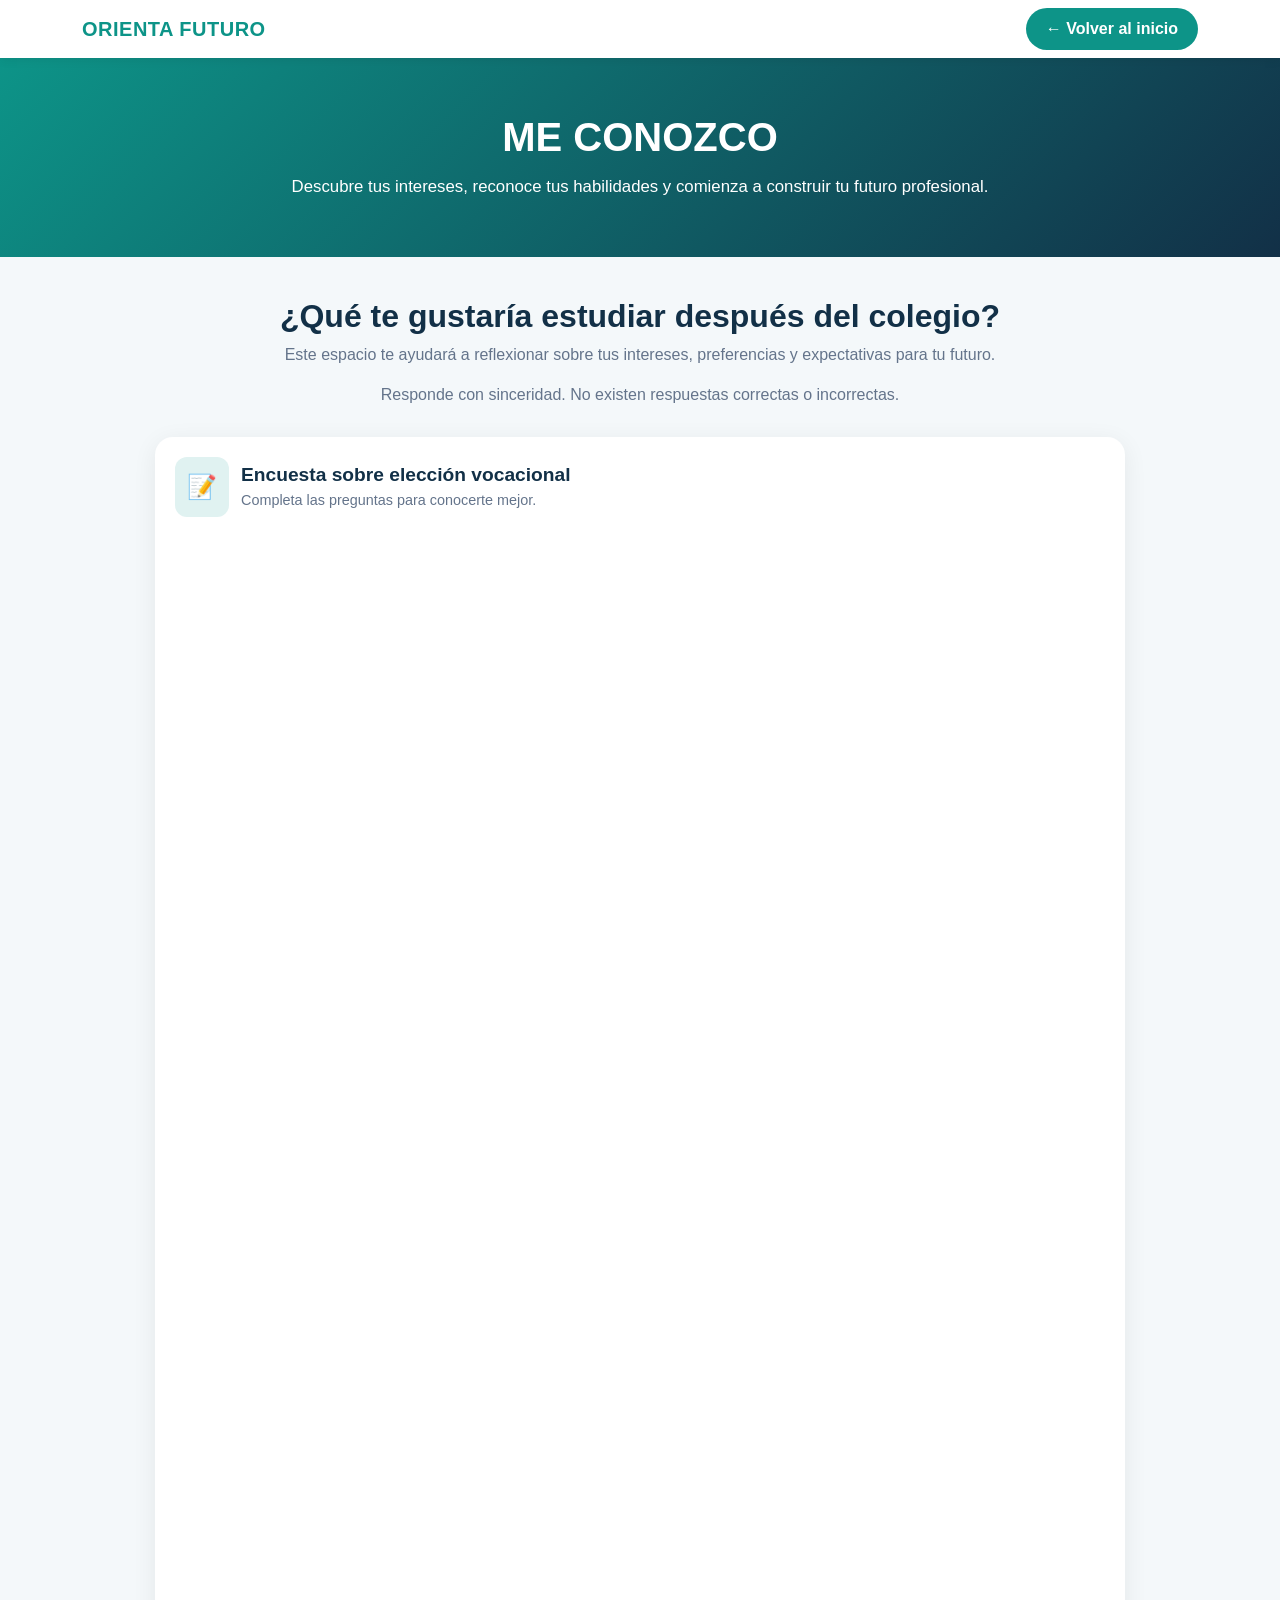
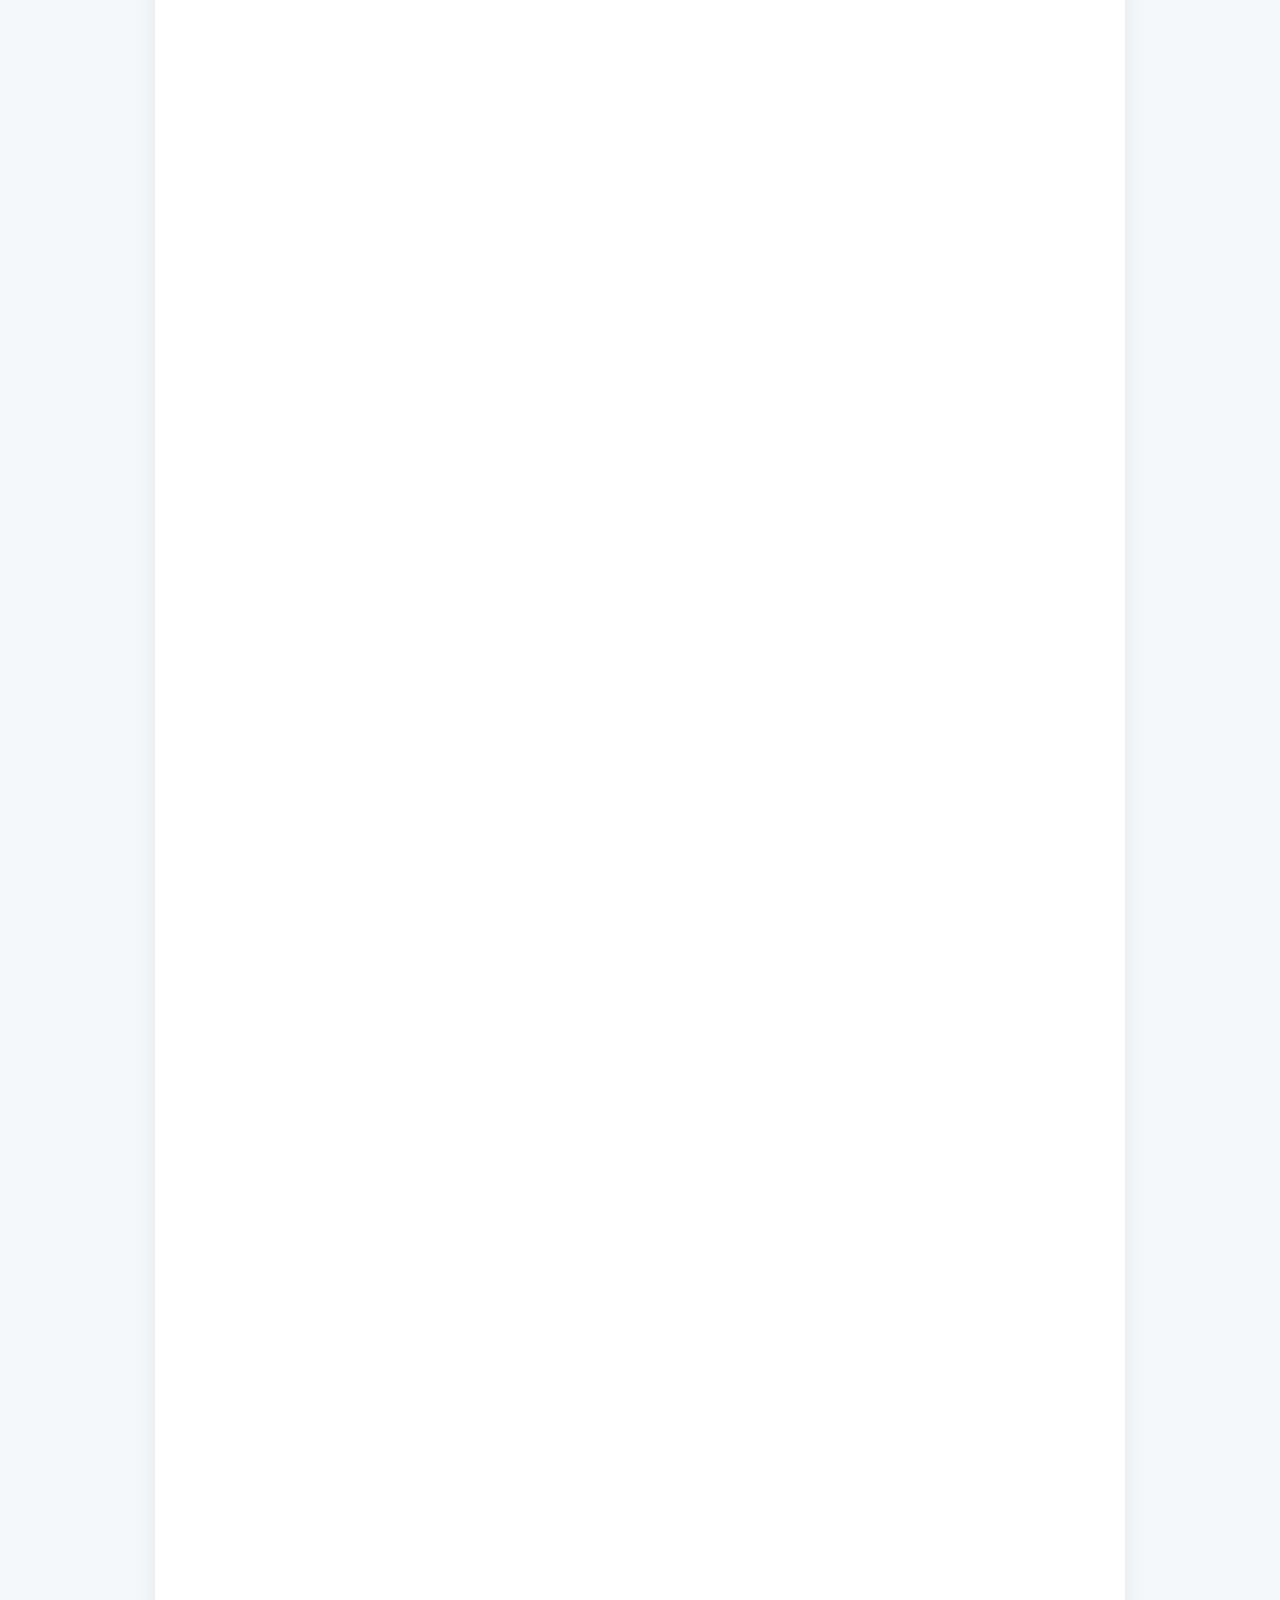
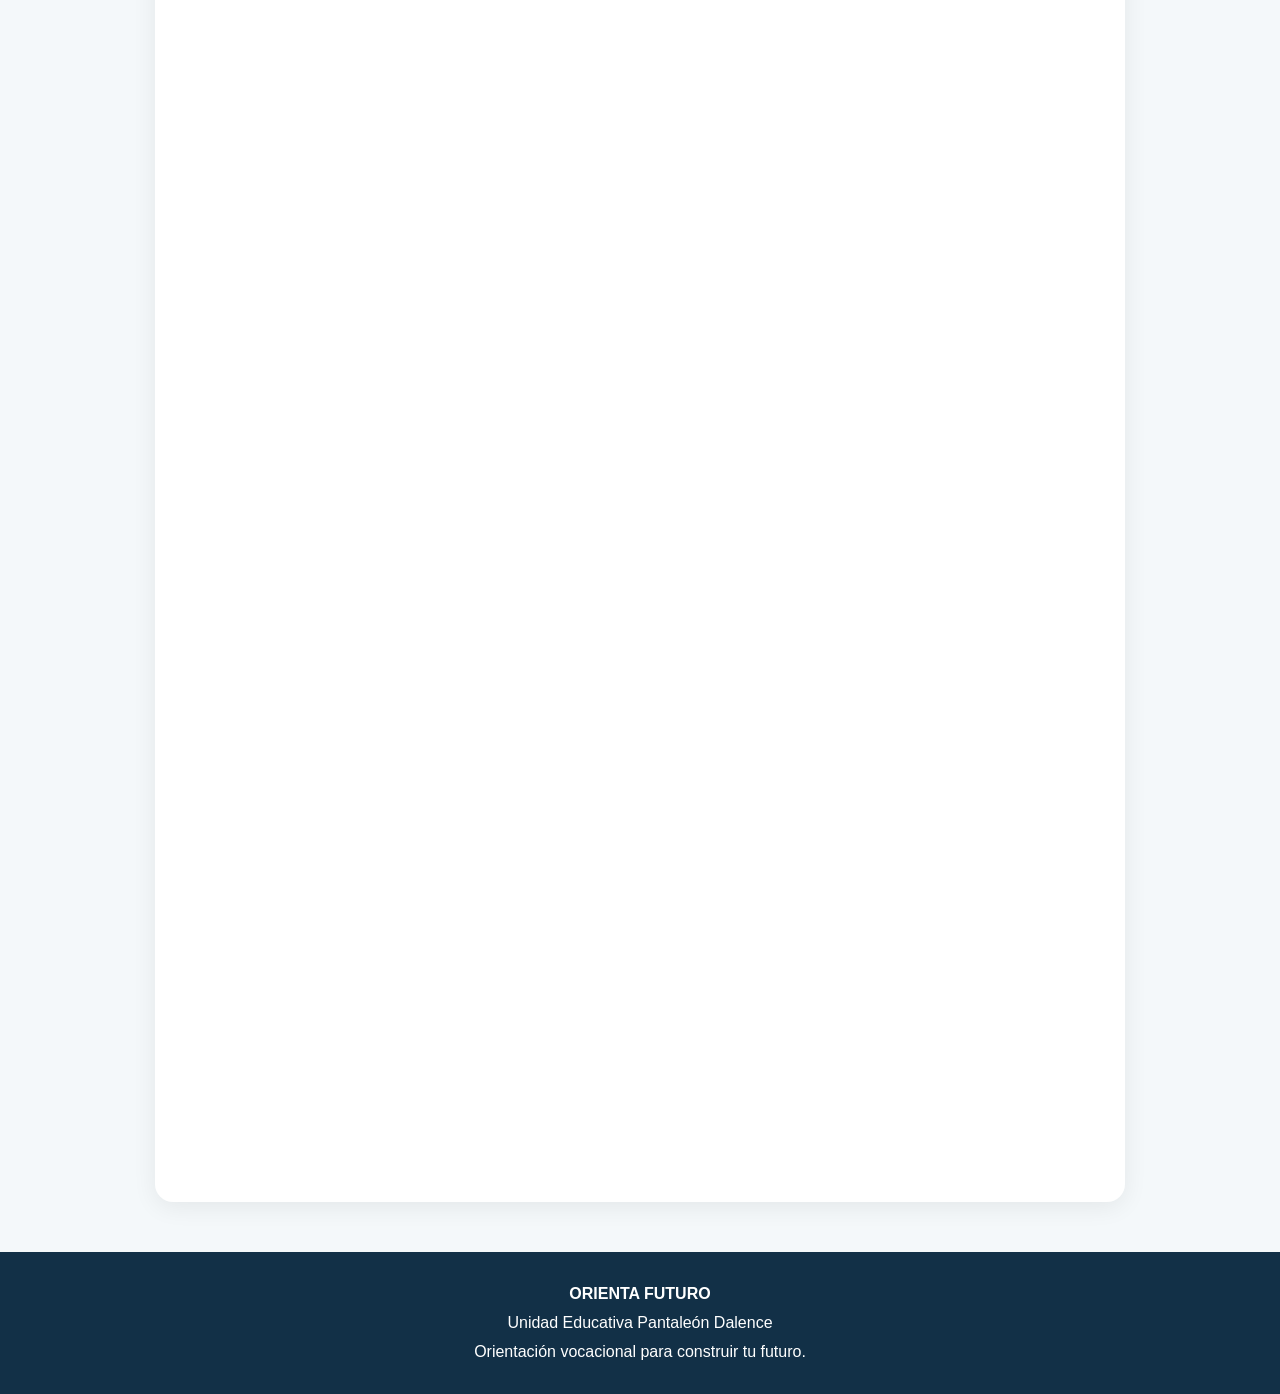
<file: me-conozco.html>
<!DOCTYPE html>
<html lang="es">
<head>
    <meta charset="UTF-8">
    <meta name="viewport" content="width=device-width, initial-scale=1.0">
    <title>Me Conozco | ORIENTA FUTURO</title>

    <!-- Bootstrap 5 -->
    <link href="https://cdn.jsdelivr.net/npm/bootstrap@5.3.3/dist/css/bootstrap.min.css" rel="stylesheet">

    <style>
        :root {
            --turquesa: #0d9488;
            --azul-oscuro: #123047;
            --fondo: #f4f8fa;
        }

        body {
            font-family: Arial, sans-serif;
            background: var(--fondo);
            color: var(--azul-oscuro);
            margin: 0;
        }

        /* Barra de navegación */
        .navbar {
            background: white;
            box-shadow: 0 2px 10px rgba(0,0,0,0.07);
        }

        .navbar-brand {
            color: var(--turquesa);
            font-weight: 800;
            letter-spacing: 0.5px;
        }

        .btn-regresar {
            background: var(--turquesa);
            color: white;
            border-radius: 25px;
            padding: 9px 20px;
            text-decoration: none;
            font-weight: 600;
        }

        .btn-regresar:hover {
            background: #087c73;
            color: white;
        }

        /* Encabezado */
        .hero {
            background: linear-gradient(135deg, #0d9488, #123047);
            color: white;
            padding: 55px 20px;
            text-align: center;
        }

        .hero h1 {
            font-size: 2.5rem;
            font-weight: 800;
            margin-bottom: 12px;
        }

        .hero p {
            max-width: 750px;
            margin: auto;
            font-size: 1.05rem;
            line-height: 1.7;
        }

        /* Contenido */
        .contenido {
            max-width: 1000px;
            margin: 40px auto;
            padding: 0 15px;
        }

        .introduccion {
            text-align: center;
            margin-bottom: 30px;
        }

        .introduccion h2 {
            font-weight: 700;
            color: var(--azul-oscuro);
        }

        .introduccion p {
            color: #64748b;
        }

        .formulario-card {
            background: white;
            padding: 20px;
            border-radius: 18px;
            box-shadow: 0 5px 25px rgba(0,0,0,0.07);
        }

        .formulario-titulo {
            display: flex;
            align-items: center;
            gap: 12px;
            margin-bottom: 15px;
        }

        .formulario-titulo .icono {
            background: #e0f2f1;
            color: var(--turquesa);
            padding: 12px;
            border-radius: 12px;
            font-size: 24px;
        }

        .formulario-titulo h3 {
            font-size: 1.2rem;
            font-weight: 700;
            margin: 0;
        }

        .formulario-titulo p {
            color: #64748b;
            font-size: 0.9rem;
            margin: 4px 0 0;
        }

        /* Google Forms */
        .google-form {
            width: 100%;
            height: 3850px;
            border: none;
            display: block;
        }

        /* Pie de página */
        footer {
            background: var(--azul-oscuro);
            color: white;
            text-align: center;
            padding: 25px 15px;
            margin-top: 50px;
        }

        footer p {
            margin: 5px 0;
        }

        @media (max-width: 576px) {
            .hero {
                padding: 40px 18px;
            }

            .hero h1 {
                font-size: 2rem;
            }

            .formulario-card {
                padding: 12px;
            }

            .google-form {
                height: 4000px;
            }
        }
    </style>
</head>

<body>

    <!-- NAVEGACIÓN -->
    <nav class="navbar navbar-expand-lg">
        <div class="container">
            <a class="navbar-brand" href="index.html">
                ORIENTA FUTURO
            </a>

            <a href="index.html" class="btn-regresar">
                ← Volver al inicio
            </a>
        </div>
    </nav>

    <!-- ENCABEZADO -->
    <section class="hero">
        <div class="container">
            <h1>ME CONOZCO</h1>
            <p>
                Descubre tus intereses, reconoce tus habilidades
                y comienza a construir tu futuro profesional.
            </p>
        </div>
    </section>

    <!-- CONTENIDO PRINCIPAL -->
    <main class="contenido">

        <div class="introduccion">
            <h2>¿Qué te gustaría estudiar después del colegio?</h2>

            <p>
                Este espacio te ayudará a reflexionar sobre tus intereses,
                preferencias y expectativas para tu futuro.
            </p>

            <p>
                Responde con sinceridad. No existen respuestas
                correctas o incorrectas.
            </p>
        </div>

        <!-- FORMULARIO -->
        <section class="formulario-card">

            <div class="formulario-titulo">
                <div class="icono">📝</div>

                <div>
                    <h3>Encuesta sobre elección vocacional</h3>
                    <p>Completa las preguntas para conocerte mejor.</p>
                </div>
            </div>

            <iframe
                class="google-form"
                src="https://docs.google.com/forms/d/e/1FAIpQLSdCHm4k6mXiInokgSAaJDg5CeQPFJv0QdVngbrHIfjlntOuTQ/viewform?embedded=true"
                title="Encuesta sobre elección vocacional"
                loading="lazy">
                Cargando formulario...
            </iframe>

        </section>

    </main>

    <!-- PIE DE PÁGINA -->
    <footer>
        <p><strong>ORIENTA FUTURO</strong></p>
        <p>Unidad Educativa Pantaleón Dalence</p>
        <p>Orientación vocacional para construir tu futuro.</p>
    </footer>

</body>
</html>
</file>
<file: estilos.css>
/* =========================================
   ORIENTA FUTURO
   HOJA DE ESTILOS PRINCIPAL
========================================= */


/* =========================================
   1. VARIABLES DE DISEÑO
========================================= */

:root {
    --color-primary: #16B8AD;
    --color-primary-dark: #0E958D;

    --color-secondary: #073B55;
    --color-secondary-light: #105675;

    --color-white: #FFFFFF;
    --color-background: #F5FAFC;

    --color-text: #263D4A;
    --color-text-light: #647985;

    --color-border: #E4EDF1;

    --color-orange: #F3A64A;

    --shadow-soft: 0 8px 25px rgba(7, 59, 85, 0.08);
    --shadow-hover: 0 15px 35px rgba(7, 59, 85, 0.13);

    --radius-card: 18px;
}


/* =========================================
   2. CONFIGURACIÓN GENERAL
========================================= */

* {
    margin: 0;
    padding: 0;
    box-sizing: border-box;
}

html {
    scroll-behavior: smooth;
    scroll-padding-top: 90px;
}

body {
    font-family: 'Segoe UI', Arial, sans-serif;
    background-color: var(--color-white);
    color: var(--color-text);
    overflow-x: hidden;
}

a {
    text-decoration: none;
}

p {
    line-height: 1.7;
}


/* =========================================
   3. BARRA DE NAVEGACIÓN
========================================= */

.navbar {
    background-color: var(--color-secondary);
    padding: 14px 0;
    box-shadow: 0 3px 15px rgba(0, 0, 0, 0.12);
}

.navbar-brand {
    gap: 10px;
}

.logo-icon {
    width: 43px;
    height: 43px;
    background-color: var(--color-primary);
    color: var(--color-white);
    border-radius: 12px;

    display: flex;
    align-items: center;
    justify-content: center;

    font-size: 25px;
}

.brand-text {
    display: flex;
    flex-direction: column;
    line-height: 1.2;
}

.brand-name {
    color: var(--color-white);
    font-size: 17px;
    font-weight: 800;
    letter-spacing: 0.5px;
}

.brand-text small {
    color: #A9D9D8;
    font-size: 11px;
    margin-top: 3px;
}

.navbar-nav {
    gap: 2px;
}

.navbar .nav-link {
    color: #D5E7EC;
    font-size: 12px;
    font-weight: 600;
    padding: 10px 9px !important;
    transition: 0.3s;
}

.navbar .nav-link:hover,
.navbar .nav-link.active {
    color: var(--color-primary);
}

.navbar-toggler {
    border-color: rgba(255, 255, 255, 0.3);
}

.navbar-toggler:focus {
    box-shadow: none;
}


/* =========================================
   4. SECCIÓN PRINCIPAL - HERO
========================================= */

.hero-section {
    position: relative;
    min-height: 680px;
    padding: 150px 0 90px;

    background:
        radial-gradient(
            circle at 85% 20%,
            rgba(22, 184, 173, 0.12),
            transparent 30%
        ),
        linear-gradient(
            135deg,
            #F7FCFD 0%,
            #EAF8F7 100%
        );

    overflow: hidden;
}

.hero-content {
    position: relative;
    z-index: 2;
}

.hero-label {
    display: inline-flex;
    align-items: center;
    gap: 8px;

    background-color: rgba(22, 184, 173, 0.12);
    color: var(--color-primary-dark);

    padding: 9px 16px;
    border-radius: 30px;

    font-size: 11px;
    font-weight: 800;
    letter-spacing: 1px;

    margin-bottom: 25px;
}

.hero-label i {
    font-size: 15px;
}

.hero-content h1 {
    color: var(--color-secondary);
    font-size: clamp(38px, 5vw, 58px);
    font-weight: 800;
    line-height: 1.15;
    margin-bottom: 25px;
    letter-spacing: -1.5px;
}

.hero-content h1 span {
    color: var(--color-primary-dark);
}

.hero-description {
    max-width: 530px;
    color: var(--color-text-light);
    font-size: 16px;
    margin-bottom: 30px;
}

.hero-buttons {
    display: flex;
    align-items: center;
    flex-wrap: wrap;
    gap: 13px;
}


/* =========================================
   5. BOTONES PRINCIPALES
========================================= */

.btn-primary-custom {
    display: inline-flex;
    align-items: center;
    justify-content: center;
    gap: 12px;

    background-color: var(--color-primary);
    color: var(--color-white);

    padding: 14px 25px;
    border-radius: 9px;

    font-size: 14px;
    font-weight: 700;

    border: 2px solid var(--color-primary);
    transition: 0.3s;
}

.btn-primary-custom:hover {
    background-color: var(--color-primary-dark);
    border-color: var(--color-primary-dark);
    color: var(--color-white);
    transform: translateY(-3px);
    box-shadow: var(--shadow-soft);
}

.btn-outline-custom {
    display: inline-flex;
    align-items: center;
    justify-content: center;

    background-color: transparent;
    color: var(--color-secondary);

    padding: 14px 25px;
    border-radius: 9px;

    font-size: 14px;
    font-weight: 700;

    border: 2px solid var(--color-secondary);
    transition: 0.3s;
}

.btn-outline-custom:hover {
    background-color: var(--color-secondary);
    color: var(--color-white);
}

.hero-note {
    display: flex;
    align-items: center;
    gap: 9px;

    color: var(--color-text-light);
    font-size: 12px;

    margin-top: 25px;
}

.hero-note i {
    color: var(--color-primary-dark);
    font-size: 17px;
}


/* =========================================
   6. ILUSTRACIÓN PRINCIPAL
========================================= */

.hero-image {
    position: relative;
    display: flex;
    justify-content: center;
    align-items: center;
}

.hero-illustration {
    position: relative;

    width: 100%;
    max-width: 480px;
    height: 430px;

    display: flex;
    justify-content: center;
    align-items: center;
}

.illustration-circle {
    position: absolute;

    width: 340px;
    height: 340px;

    background: linear-gradient(
        135deg,
        #16B8AD,
        #0D758C
    );

    border-radius: 50%;
    opacity: 0.95;

    box-shadow: 0 20px 50px rgba(22, 184, 173, 0.22);
}

.illustration-content {
    position: relative;
    z-index: 2;

    width: 245px;
    height: 245px;

    border-radius: 50%;
    background-color: var(--color-white);

    display: flex;
    flex-direction: column;
    justify-content: center;
    align-items: center;

    text-align: center;
    padding: 25px;

    box-shadow: var(--shadow-hover);
}

.illustration-content i {
    font-size: 65px;
    color: var(--color-primary-dark);
    margin-bottom: 12px;
}

.illustration-content h3 {
    color: var(--color-secondary);
    font-size: 25px;
    font-weight: 800;
}

.illustration-content p {
    color: var(--color-text-light);
    font-size: 12px;
    margin-bottom: 0;
}

.floating-card {
    position: absolute;
    z-index: 3;

    display: flex;
    align-items: center;
    gap: 10px;

    background-color: var(--color-white);
    padding: 13px 17px;

    border-radius: 12px;
    box-shadow: var(--shadow-soft);

    color: var(--color-secondary);
    font-size: 12px;
    font-weight: 700;

    animation: float 4s ease-in-out infinite;
}

.floating-card i {
    font-size: 20px;
    color: var(--color-primary-dark);
}

.card-one {
    top: 45px;
    left: 0;
}

.card-two {
    top: 180px;
    right: -5px;
    animation-delay: 1s;
}

.card-three {
    bottom: 45px;
    left: 15px;
    animation-delay: 2s;
}

@keyframes float {
    0%, 100% {
        transform: translateY(0);
    }

    50% {
        transform: translateY(-12px);
    }
}


/* =========================================
   7. ENCABEZADOS DE SECCIÓN
========================================= */

.section-heading {
    max-width: 750px;
    margin: 0 auto;
}

.section-label {
    display: inline-block;

    color: var(--color-primary-dark);
    background-color: rgba(22, 184, 173, 0.10);

    font-size: 11px;
    font-weight: 800;
    letter-spacing: 1.5px;

    padding: 8px 16px;
    border-radius: 30px;

    margin-bottom: 17px;
}

.section-heading h2 {
    color: var(--color-secondary);
    font-size: clamp(27px, 4vw, 38px);
    font-weight: 800;
    margin-bottom: 18px;
}

.section-heading h2 span {
    color: var(--color-primary-dark);
}

.section-heading p {
    color: var(--color-text-light);
    font-size: 15px;
    margin-bottom: 0;
}


/* =========================================
   8. SECCIÓN DE BIENVENIDA
========================================= */

.welcome-section {
    padding: 95px 0;
    background-color: var(--color-white);
}

.welcome-card {
    height: 100%;
    padding: 32px 25px;

    text-align: center;

    background-color: var(--color-white);
    border: 1px solid var(--color-border);
    border-radius: var(--radius-card);

    transition: 0.3s;
}

.welcome-card:hover {
    transform: translateY(-8px);
    box-shadow: var(--shadow-hover);
    border-color: transparent;
}

.welcome-icon {
    width: 65px;
    height: 65px;

    display: flex;
    justify-content: center;
    align-items: center;

    margin: 0 auto 20px;

    border-radius: 18px;
    font-size: 29px;
}

.icon-turquoise {
    background-color: rgba(22, 184, 173, 0.13);
    color: var(--color-primary-dark);
}

.icon-blue {
    background-color: rgba(7, 59, 85, 0.10);
    color: var(--color-secondary);
}

.icon-orange {
    background-color: rgba(243, 166, 74, 0.15);
    color: #D88A24;
}

.welcome-card h4 {
    color: var(--color-secondary);
    font-size: 19px;
    font-weight: 800;
    margin-bottom: 12px;
}

.welcome-card p {
    color: var(--color-text-light);
    font-size: 13px;
    margin-bottom: 0;
}


/* =========================================
   9. SECCIÓN DE MÓDULOS
========================================= */

.modules-section {
    padding: 95px 0;
    background-color: var(--color-background);
}

.module-card {
    position: relative;
    height: 100%;

    background-color: var(--color-white);
    border: 1px solid var(--color-border);
    border-radius: var(--radius-card);

    padding: 30px;

    transition: 0.3s;
}

.module-card:hover {
    transform: translateY(-7px);
    box-shadow: var(--shadow-hover);
    border-color: rgba(22, 184, 173, 0.35);
}

.module-icon {
    width: 58px;
    height: 58px;

    display: flex;
    justify-content: center;
    align-items: center;

    background-color: rgba(22, 184, 173, 0.12);
    color: var(--color-primary-dark);

    border-radius: 15px;
    font-size: 27px;

    margin-bottom: 22px;
}

.module-number {
    display: block;

    color: var(--color-primary-dark);
    font-size: 10px;
    font-weight: 800;
    letter-spacing: 1px;

    margin-bottom: 10px;
}

.module-card h4 {
    color: var(--color-secondary);
    font-size: 19px;
    font-weight: 800;
    margin-bottom: 12px;
}

.module-card p {
    color: var(--color-text-light);
    font-size: 13px;
    min-height: 66px;
}

.module-card a {
    display: inline-flex;
    align-items: center;
    gap: 9px;

    color: var(--color-primary-dark);
    font-size: 13px;
    font-weight: 800;

    margin-top: 10px;
    transition: 0.3s;
}

.module-card a:hover {
    color: var(--color-secondary);
    gap: 14px;
}


/* =========================================
   10. SECCIÓN FINAL
========================================= */

.final-section {
    padding: 85px 0;

    background: linear-gradient(
        135deg,
        var(--color-secondary),
        var(--color-secondary-light)
    );

    position: relative;
    overflow: hidden;
}

.final-content {
    position: relative;
    z-index: 2;
    max-width: 750px;
    margin: 0 auto;
}

.final-content > i {
    color: var(--color-primary);
    font-size: 55px;
    margin-bottom: 20px;
    display: inline-block;
}

.final-content h2 {
    color: var(--color-white);
    font-size: clamp(29px, 4vw, 42px);
    font-weight: 800;
    margin-bottom: 20px;
}

.final-content h2 span {
    color: #54D9CD;
}

.final-content p {
    color: #D0E0E7;
    font-size: 15px;
    margin-bottom: 30px;
}

.btn-light-custom {
    display: inline-flex;
    align-items: center;
    gap: 12px;

    background-color: var(--color-white);
    color: var(--color-secondary);

    padding: 14px 25px;
    border-radius: 9px;

    font-size: 14px;
    font-weight: 800;

    transition: 0.3s;
}

.btn-light-custom:hover {
    background-color: var(--color-primary);
    color: var(--color-white);
    transform: translateY(-3px);
}


/* =========================================
   11. PIE DE PÁGINA
========================================= */

.footer {
    background-color: #052D41;
    padding: 45px 0 15px;
    color: var(--color-white);
}

.footer-brand {
    display: flex;
    align-items: center;
    gap: 10px;

    font-size: 18px;
    font-weight: 800;
    margin-bottom: 10px;
}

.footer-brand i {
    color: var(--color-primary);
    font-size: 25px;
}

.footer p {
    color: #B6CBD3;
    font-size: 12px;
    margin-bottom: 5px;
}

.footer-institution {
    font-weight: 700;
    color: var(--color-white) !important;
}

.footer hr {
    border-color: rgba(255, 255, 255, 0.15);
    margin: 30px 0 20px;
}

.footer-bottom p {
    font-size: 11px;
    margin-bottom: 0;
}


/* =========================================
   12. EFECTOS Y TRANSICIONES
========================================= */

button,
a {
    -webkit-tap-highlight-color: transparent;
}

::selection {
    background-color: var(--color-primary);
    color: var(--color-white);
}


/* =========================================
   ANIMACIONES DE APARICIÓN
========================================= */

.animar-entrada {
    opacity: 0;
    transform: translateY(25px);
    transition: opacity 0.7s ease, transform 0.7s ease;
}

.animar-entrada.visible {
    opacity: 1;
    transform: translateY(0);
}


/* =====================================
   TARJETAS DE LAS FACULTADES
===================================== */

/* Distribución de las facultades */
#listaFacultades {
    display: grid;
    grid-template-columns: repeat(3, minmax(0, 1fr));
    gap: 28px;
}

/* Contenedor de cada facultad */
.facultad-item {
    width: 100%;
}

/* Tarjeta */
.facultad-card {
    height: 100%;
    min-height: 360px;
    background: #ffffff;
    border: 1px solid #e2e8f0;
    border-radius: 18px;
    padding: 28px 24px;
    box-shadow: 0 5px 18px rgba(18, 48, 71, 0.06);
    transition: all 0.3s ease;
    display: flex;
    flex-direction: column;
}

/* Efecto al pasar el cursor */
.facultad-card:hover {
    transform: translateY(-7px);
    border-color: #0d9488;
    box-shadow: 0 14px 28px rgba(13, 148, 136, 0.13);
}

/* Icono */
.facultad-icono {
    width: 58px;
    height: 58px;
    display: flex;
    align-items: center;
    justify-content: center;
    background: #e0f2f1;
    color: #0d9488;
    border-radius: 15px;
    font-size: 27px;
    margin-bottom: 20px;
}

/* Número de facultad */
.facultad-numero {
    color: #0d9488;
    font-size: 12px;
    font-weight: 700;
    letter-spacing: 1.5px;
    margin-bottom: 9px;
}

/* Nombre */
.facultad-card h3 {
    color: #123047;
    font-size: 21px;
    font-weight: 700;
    line-height: 1.35;
    margin-bottom: 9px;
}

/* Sigla */
.facultad-sigla {
    color: #0d9488;
    font-weight: 700;
    font-size: 13px;
    margin-bottom: 14px;
}

/* Descripción */
.facultad-card p {
    color: #64748b;
    font-size: 14px;
    line-height: 1.7;
    margin-bottom: 20px;
}

/* Botón */
.btn-facultad {
    margin-top: auto;
    display: inline-flex;
    align-items: center;
    justify-content: center;
    gap: 8px;
    width: fit-content;
    padding: 10px 20px;
    background: #0d9488;
    color: #ffffff;
    border: none;
    border-radius: 9px;
    font-size: 14px;
    font-weight: 600;
    cursor: pointer;
    transition: background 0.3s ease;
}

.btn-facultad:hover {
    background: #087c73;
    color: #ffffff;
}

/* Adaptación para tablets */
@media (max-width: 992px) {
    #listaFacultades {
        grid-template-columns: repeat(2, minmax(0, 1fr));
    }
}

/* Adaptación para celulares */
@media (max-width: 576px) {
    #listaFacultades {
        grid-template-columns: 1fr;
        gap: 18px;
    }

    .facultad-card {
        min-height: auto;
        padding: 24px 20px;
    }
}


/* LOGO DE LA UNIDAD EDUCATIVA EN EL MENÚ */
.logo-institucional {
    display: flex;
    align-items: center;
    justify-content: center;
    padding-left: 12px;
}

.logo-unidad-educativa {
    width: 48px;
    height: 48px;
    object-fit: contain;
    display: block;
    background: #ffffff;
    border-radius: 50%;
    padding: 3px;
    transition: transform 0.3s ease;
}

.logo-unidad-educativa:hover {
    transform: scale(1.08);
}

/* Adaptación para celulares */
@media (max-width: 991px) {
    .logo-institucional {
        justify-content: flex-start;
        padding: 12px 0;
    }

    .logo-unidad-educativa {
        width: 45px;
        height: 45px;
    }
}
</file>
<file: responsive.css>
/* =========================================
   ORIENTA FUTURO
   DISEÑO RESPONSIVE
========================================= */


/* =========================================
   1. TABLETS Y LAPTOPS PEQUEÑAS
   Hasta 1199px
========================================= */

@media (max-width: 1199px) {

    /* Navegación */
    .navbar .nav-link {
        font-size: 11px;
        padding-left: 6px !important;
        padding-right: 6px !important;
    }

    .brand-name {
        font-size: 15px;
    }

    /* Portada */
    .hero-content h1 {
        font-size: 46px;
    }

    .hero-illustration {
        max-width: 420px;
    }

    .illustration-circle {
        width: 310px;
        height: 310px;
    }

    .illustration-content {
        width: 225px;
        height: 225px;
    }

    .card-two {
        right: -10px;
    }
}


/* =========================================
   2. TABLETS
   Hasta 991px
========================================= */

@media (max-width: 991px) {

    /* Navegación */
    .navbar {
        padding: 12px 0;
    }

    .navbar-collapse {
        margin-top: 15px;
        padding: 15px;

        background-color: var(--color-secondary-light);
        border-radius: 12px;
    }

    .navbar-nav {
        align-items: stretch !important;
        gap: 5px;
    }

    .navbar .nav-link {
        font-size: 14px;
        padding: 10px 12px !important;
        border-radius: 7px;
    }

    .navbar .nav-link:hover,
    .navbar .nav-link.active {
        background-color: rgba(22, 184, 173, 0.12);
    }

    /* Portada */
    .hero-section {
        padding-top: 135px;
        padding-bottom: 70px;
        text-align: center;
    }

    .hero-content {
        margin-bottom: 45px;
    }

    .hero-content h1 {
        font-size: 48px;
    }

    .hero-description {
        margin-left: auto;
        margin-right: auto;
    }

    .hero-buttons {
        justify-content: center;
    }

    .hero-note {
        justify-content: center;
    }

    /* Ilustración */
    .hero-illustration {
        margin: 0 auto;
        max-width: 470px;
    }

    /* Secciones */
    .welcome-section,
    .modules-section {
        padding: 75px 0;
    }

    .module-card {
        padding: 25px;
    }

    .module-card p {
        min-height: auto;
    }

}


/* =========================================
   3. CELULARES GRANDES
   Hasta 767px
========================================= */

@media (max-width: 767px) {

    /* Navegación */
    .navbar {
        padding: 10px 0;
    }

    .logo-icon {
        width: 39px;
        height: 39px;
        font-size: 22px;
    }

    .brand-name {
        font-size: 14px;
    }

    .brand-text small {
        font-size: 10px;
    }

    /* Portada */
    .hero-section {
        padding: 120px 0 55px;
    }

    .hero-label {
        font-size: 10px;
        margin-bottom: 20px;
    }

    .hero-content h1 {
        font-size: 39px;
        letter-spacing: -1px;
    }

    .hero-description {
        font-size: 14px;
    }

    .hero-buttons {
        flex-direction: column;
        width: 100%;
    }

    .btn-primary-custom,
    .btn-outline-custom {
        width: 100%;
        max-width: 320px;
    }

    .hero-note {
        font-size: 11px;
        max-width: 330px;
        margin: 22px auto 0;
    }

    /* Ilustración */
    .hero-illustration {
        height: 340px;
        max-width: 360px;
    }

    .illustration-circle {
        width: 260px;
        height: 260px;
    }

    .illustration-content {
        width: 190px;
        height: 190px;
        padding: 20px;
    }

    .illustration-content i {
        font-size: 48px;
        margin-bottom: 7px;
    }

    .illustration-content h3 {
        font-size: 21px;
    }

    .illustration-content p {
        font-size: 10px;
    }

    .floating-card {
        padding: 10px 12px;
        font-size: 10px;
        gap: 7px;
    }

    .floating-card i {
        font-size: 16px;
    }

    .card-one {
        top: 10px;
        left: 0;
    }

    .card-two {
        top: 145px;
        right: -5px;
    }

    .card-three {
        bottom: 5px;
        left: 0;
    }

    /* Encabezados */
    .section-heading h2 {
        font-size: 29px;
    }

    .section-heading p {
        font-size: 13px;
    }

    /* Secciones */
    .welcome-section,
    .modules-section {
        padding: 65px 0;
    }

    .welcome-card {
        padding: 28px 22px;
    }

    .module-card {
        padding: 27px;
    }

    .module-card h4 {
        font-size: 18px;
    }

    /* Sección final */
    .final-section {
        padding: 65px 0;
    }

    .final-content h2 {
        font-size: 30px;
    }

    .final-content p {
        font-size: 13px;
    }

    /* Pie de página */
    .footer {
        padding-top: 35px;
    }

    .footer .text-md-end {
        text-align: left !important;
        margin-top: 20px;
    }

}


/* =========================================
   4. CELULARES PEQUEÑOS
   Hasta 575px
========================================= */

@media (max-width: 575px) {

    /* Contenedor */
    .container {
        padding-left: 20px;
        padding-right: 20px;
    }

    /* Portada */
    .hero-content h1 {
        font-size: 34px;
    }

    .hero-description {
        font-size: 13px;
    }

    .hero-illustration {
        height: 300px;
    }

    .illustration-circle {
        width: 225px;
        height: 225px;
    }

    .illustration-content {
        width: 165px;
        height: 165px;
    }

    .illustration-content i {
        font-size: 40px;
    }

    .illustration-content h3 {
        font-size: 19px;
    }

    .illustration-content p {
        font-size: 9px;
    }

    .floating-card {
        padding: 8px 10px;
        font-size: 9px;
    }

    .card-one {
        left: -5px;
    }

    .card-two {
        right: -5px;
    }

    .card-three {
        left: -5px;
    }

    /* Encabezados */
    .section-heading h2 {
        font-size: 26px;
    }

    .section-label {
        font-size: 10px;
    }

    /* Tarjetas */
    .welcome-card {
        padding: 25px 20px;
    }

    .module-card {
        padding: 24px;
    }

    .module-icon {
        width: 52px;
        height: 52px;
        font-size: 24px;
    }

    /* Sección final */
    .final-content h2 {
        font-size: 26px;
    }

    .final-content > i {
        font-size: 45px;
    }

}


/* =========================================
   5. ACCESIBILIDAD
   Reducir animaciones si el usuario lo solicita
========================================= */

@media (prefers-reduced-motion: reduce) {

    *,
    *::before,
    *::after {
        scroll-behavior: auto !important;
        animation-duration: 0.01ms !important;
        animation-iteration-count: 1 !important;
        transition-duration: 0.01ms !important;
    }

}
</file>
<file: modulos.css>
/* =========================================
   ESTILOS GENERALES DE LOS MÓDULOS
========================================= */

html {
    scroll-behavior: smooth;
    scroll-padding-top: 85px;
}

.modulo-hero {
    margin-top: 76px;
    padding: 85px 0;
    color: #ffffff;
    background: linear-gradient(120deg, #073B55, #087F8C, #16B8AD);
}

.modulo-etiqueta {
    display: inline-block;
    margin-bottom: 20px;
    padding: 9px 16px;
    border: 1px solid rgba(255,255,255,0.4);
    border-radius: 30px;
    color: #ffffff;
    font-size: 0.8rem;
    font-weight: 700;
    letter-spacing: 1.5px;
}

.modulo-hero h1 {
    margin-bottom: 20px;
    font-size: clamp(2.2rem, 5vw, 3.5rem);
    font-weight: 800;
}

.modulo-hero p {
    max-width: 680px;
    margin-bottom: 28px;
    color: rgba(255,255,255,0.9);
    font-size: 1.1rem;
    line-height: 1.8;
}

.modulo-icono-principal {
    display: inline-flex;
    width: 210px;
    height: 210px;
    align-items: center;
    justify-content: center;
    border: 2px solid rgba(255,255,255,0.4);
    border-radius: 50%;
    background: rgba(255,255,255,0.12);
    box-shadow: 0 15px 45px rgba(0,0,0,0.12);
}

.modulo-icono-principal i {
    color: #ffffff;
    font-size: 7rem;
}

.btn-modulo-principal {
    display: inline-block;
    padding: 13px 25px;
    border: none;
    border-radius: 30px;
    color: #073B55;
    background: #ffffff;
    font-weight: 700;
    text-decoration: none;
    transition: all 0.3s ease;
}

.btn-modulo-principal:hover {
    color: #073B55;
    background: #DDFBF8;
    transform: translateY(-3px);
}


/* =========================================
   INTRODUCCIÓN
========================================= */

.seccion-introduccion {
    padding: 75px 0 35px;
    background: #ffffff;
}

.subtitulo-seccion {
    color: #16A99F;
    font-size: 0.85rem;
    font-weight: 800;
    letter-spacing: 2px;
}

.seccion-introduccion h2 {
    margin: 12px 0 18px;
    color: #073B55;
    font-size: clamp(1.8rem, 4vw, 2.5rem);
    font-weight: 800;
}

.texto-introduccion {
    max-width: 760px;
    margin: 0 auto;
    color: #647681;
    font-size: 1.05rem;
    line-height: 1.8;
}


/* =========================================
   TARJETAS DE ÁREAS
========================================= */

.seccion-areas {
    padding: 45px 0 85px;
    background: #F5FAFC;
}

.area-card {
    position: relative;
    display: flex;
    height: 100%;
    flex-direction: column;
    padding: 30px;
    border: 1px solid #E5EEF1;
    border-radius: 18px;
    background: #ffffff;
    box-shadow: 0 7px 25px rgba(7,59,85,0.06);
    transition: transform 0.3s ease, box-shadow 0.3s ease;
}

.area-card:hover {
    transform: translateY(-7px);
    box-shadow: 0 15px 35px rgba(7,59,85,0.12);
}

.area-icono {
    display: flex;
    width: 65px;
    height: 65px;
    align-items: center;
    justify-content: center;
    margin-bottom: 22px;
    border-radius: 16px;
}

.area-icono i {
    font-size: 2rem;
}

.area-tecnologia {
    color: #087F8C;
    background: #DDF7F5;
}

.area-salud {
    color: #D94F70;
    background: #FFE9EF;
}

.area-administracion {
    color: #A47713;
    background: #FFF4D9;
}

.area-educacion {
    color: #6852B5;
    background: #EEE9FF;
}

.area-industria {
    color: #3175A8;
    background: #E5F2FC;
}

.area-arte {
    color: #B45C9B;
    background: #FBE9F5;
}

.area-numero {
    margin-bottom: 9px;
    color: #16A99F;
    font-size: 0.75rem;
    font-weight: 800;
    letter-spacing: 1.5px;
}

.area-card h3 {
    min-height: 58px;
    margin-bottom: 14px;
    color: #073B55;
    font-size: 1.3rem;
    font-weight: 800;
}

.area-card p {
    margin-bottom: 20px;
    color: #647681;
    font-size: 0.95rem;
    line-height: 1.7;
}

.area-card h4 {
    margin-bottom: 12px;
    color: #073B55;
    font-size: 0.95rem;
    font-weight: 700;
}

.area-card ul {
    flex-grow: 1;
    margin-bottom: 25px;
    padding-left: 20px;
    color: #647681;
}

.area-card li {
    margin-bottom: 9px;
    font-size: 0.9rem;
    line-height: 1.5;
}

.area-enlace {
    display: inline-flex;
    align-items: center;
    justify-content: space-between;
    gap: 10px;
    padding-top: 15px;
    border-top: 1px solid #E9F0F2;
    color: #079D96;
    font-weight: 700;
    text-decoration: none;
    transition: color 0.3s ease;
}

.area-enlace:hover {
    color: #073B55;
}

.area-enlace i {
    transition: transform 0.3s ease;
}

.area-enlace:hover i {
    transform: translateX(5px);
}


/* =========================================
   SECCIÓN DE REFLEXIÓN
========================================= */

.seccion-reflexion {
    padding: 75px 0;
    background: #ffffff;
}

.reflexion-contenido {
    max-width: 850px;
    margin: auto;
}

.reflexion-icono {
    display: flex;
    width: 75px;
    height: 75px;
    align-items: center;
    justify-content: center;
    margin: 0 auto 20px;
    border-radius: 50%;
    color: #B88719;
    background: #FFF4D9;
}

.reflexion-icono i {
    font-size: 2.2rem;
}

.reflexion-contenido h2 {
    margin-bottom: 18px;
    color: #073B55;
    font-size: clamp(1.7rem, 4vw, 2.4rem);
    font-weight: 800;
}

.reflexion-contenido p {
    margin-bottom: 28px;
    color: #647681;
    font-size: 1.05rem;
    line-height: 1.8;
}

.reflexion-contenido .btn-modulo-principal {
    color: #ffffff;
    background: #079D96;
}

.reflexion-contenido .btn-modulo-principal:hover {
    color: #ffffff;
    background: #073B55;
}


/* =========================================
   RESPONSIVE
========================================= */

@media (max-width: 991px) {
    .modulo-hero {
        padding: 65px 0;
    }

    .modulo-icono-principal {
        width: 165px;
        height: 165px;
    }

    .modulo-icono-principal i {
        font-size: 5.5rem;
    }

    .area-card {
        padding: 25px;
    }
}

@media (max-width: 767px) {
    .modulo-hero {
        margin-top: 70px;
        padding: 55px 0;
        text-align: center;
    }

    .modulo-hero p {
        margin-right: auto;
        margin-left: auto;
        font-size: 1rem;
    }

    .modulo-icono-principal {
        width: 135px;
        height: 135px;
    }

    .modulo-icono-principal i {
        font-size: 4.5rem;
    }

    .seccion-introduccion {
        padding: 55px 0 25px;
    }

    .seccion-areas {
        padding: 35px 0 60px;
    }

    .area-card h3 {
        min-height: auto;
    }

    .seccion-reflexion {
        padding: 55px 0;
    }
}

@media (max-width: 575px) {
    .area-card {
        padding: 23px;
    }

    .modulo-etiqueta {
        font-size: 0.7rem;
    }
}

@media (prefers-reduced-motion: reduce) {
    html {
        scroll-behavior: auto;
    }

    .area-card,
    .area-enlace,
    .area-enlace i,
    .btn-modulo-principal {
        transition: none;
    }
}


/* =========================================
   RESULTADOS DE CARRERAS POR ÁREA
========================================= */

.resultado-area {
    margin-top: 25px;
}

.carrera-resultado-card {
    height: 100%;
    padding: 32px;
    border: 1px solid #E5EEF1;
    border-radius: 18px;
    background: #ffffff;
    box-shadow: 0 7px 25px rgba(7,59,85,0.06);
    transition: all 0.3s ease;
}

.carrera-resultado-card:hover {
    transform: translateY(-6px);
    box-shadow: 0 15px 35px rgba(7,59,85,0.12);
}

.carrera-resultado-icono {
    display: flex;
    width: 65px;
    height: 65px;
    align-items: center;
    justify-content: center;
    margin-bottom: 22px;
    border-radius: 16px;
    color: #087F8C;
    background: #DDF7F5;
}

.carrera-resultado-icono i {
    font-size: 2rem;
}

.carrera-resultado-card h3 {
    margin: 12px 0;
    color: #073B55;
    font-size: 1.45rem;
    font-weight: 800;
}

.carrera-resultado-card p {
    color: #647681;
    line-height: 1.7;
}

.carrera-resultado-card h4 {
    margin-top: 20px;
    color: #073B55;
    font-size: 1rem;
    font-weight: 700;
}

.btn-carrera-oficial {
    display: inline-flex;
    align-items: center;
    gap: 10px;
    margin-top: 15px;
    padding: 12px 20px;
    border-radius: 25px;
    color: #ffffff;
    background: #079D96;
    font-weight: 700;
    text-decoration: none;
    transition: all 0.3s ease;
}

.btn-carrera-oficial:hover {
    color: #ffffff;
    background: #073B55;
}

.btn-volver-facultades {
    display: inline-block;
    padding: 12px 22px;
    border: 1px solid #079D96;
    border-radius: 25px;
    color: #079D96;
    font-weight: 700;
    text-decoration: none;
}

.btn-volver-facultades:hover {
    color: #ffffff;
    background: #079D96;
}
</file>
